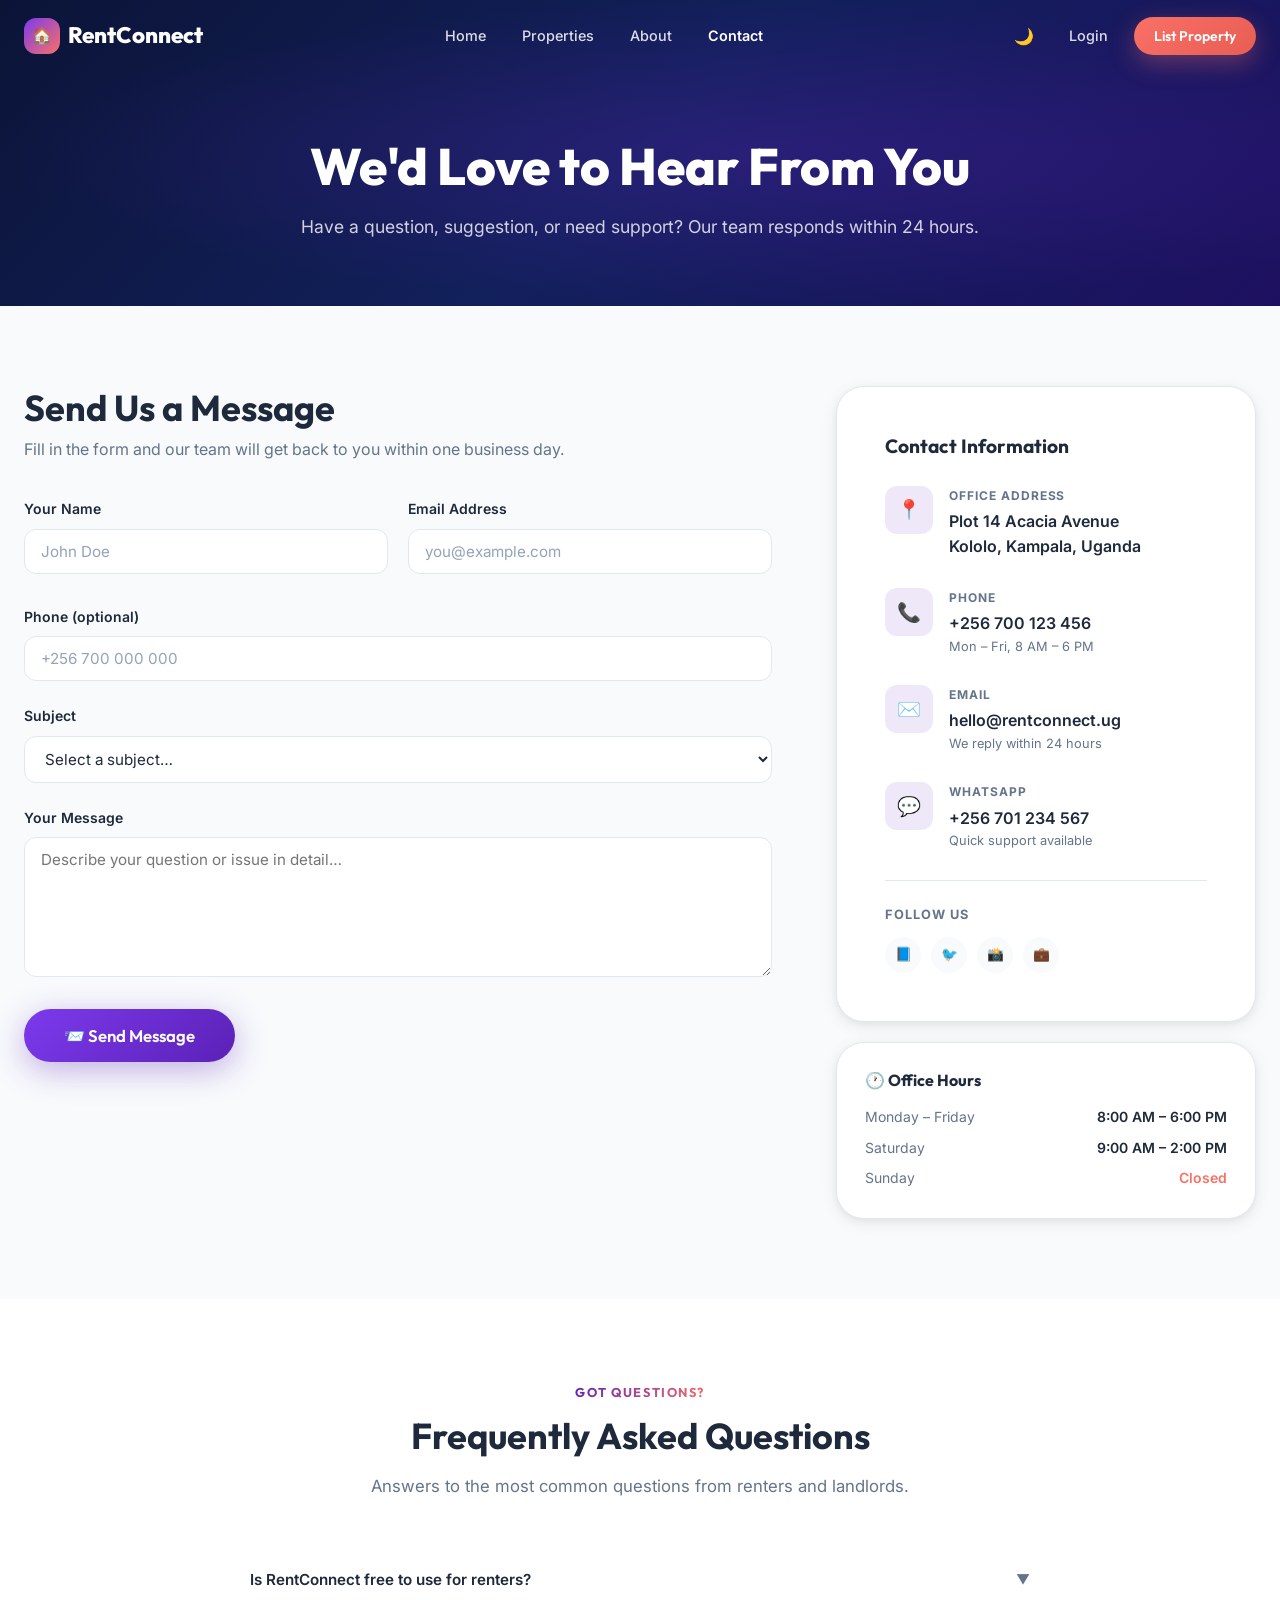
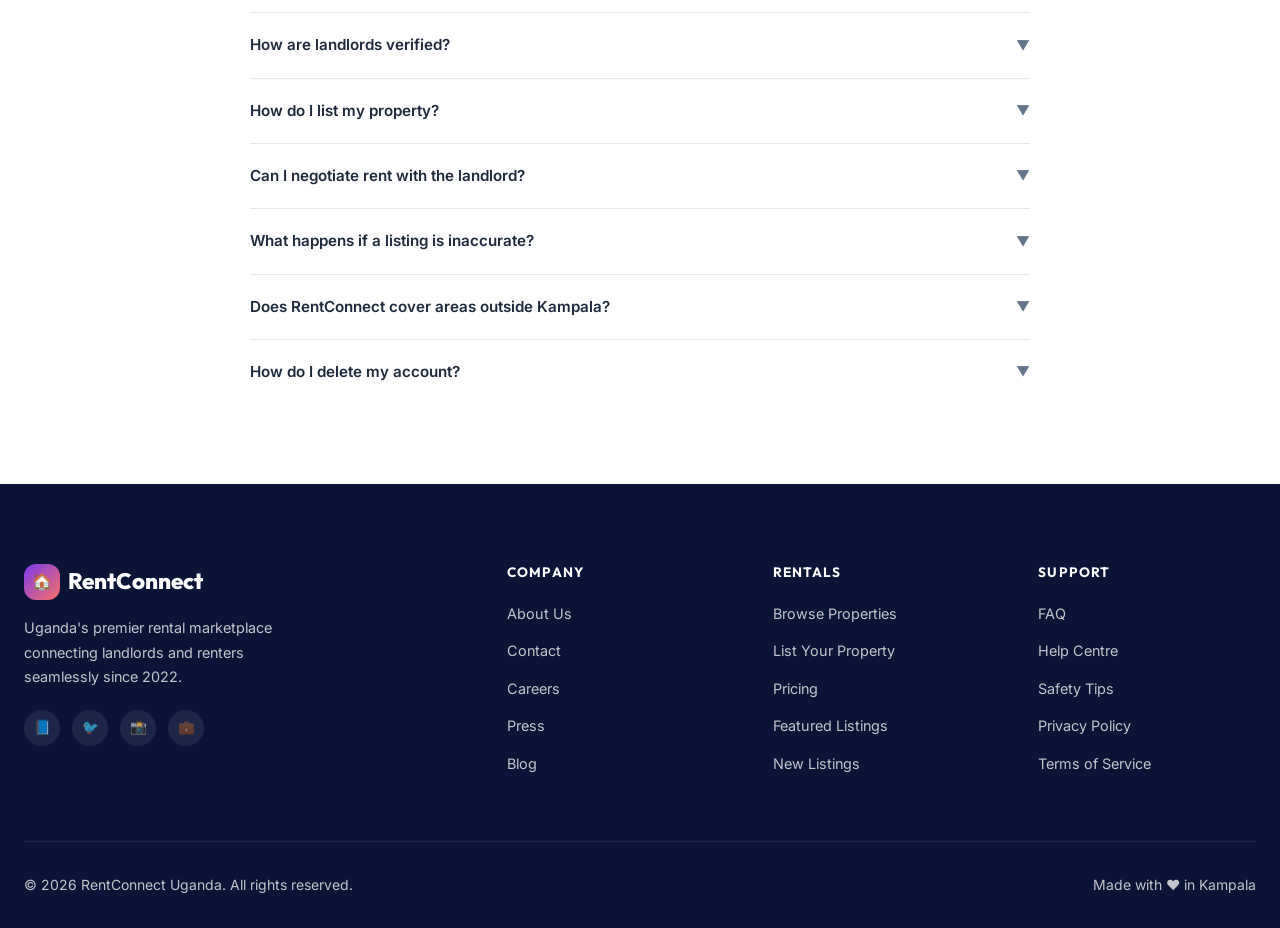
<file: contact.html>
<!DOCTYPE html>
<html lang="en">
<head>
  <meta charset="UTF-8">
  <meta name="viewport" content="width=device-width, initial-scale=1.0">
  <title>Contact Us | RentConnect</title>
  <link rel="stylesheet" href="style.css">
  <link rel="stylesheet" href="animations.css">
  <style>
    .contact-grid { display:grid; grid-template-columns:1fr 420px; gap:64px; align-items:start; }
    .contact-card { background:var(--card-bg); border:1px solid var(--border); border-radius:var(--radius-xl); padding:48px; box-shadow:var(--shadow-md); }
    .contact-info-item { display:flex; gap:16px; align-items:flex-start; margin-bottom:28px; }
    .contact-info-icon { width:48px; height:48px; background:rgba(91,33,182,0.1); border-radius:var(--radius-md); display:flex; align-items:center; justify-content:center; font-size:1.2rem; flex-shrink:0; }
    .contact-info-label { font-size:0.75rem; font-weight:700; text-transform:uppercase; letter-spacing:0.08em; color:var(--text-muted); margin-bottom:4px; }
    .contact-info-value { font-weight:600; color:var(--text); }
    .faq-item { border-bottom:1px solid var(--border); }
    .faq-question { display:flex; justify-content:space-between; align-items:center; padding:20px 0; cursor:pointer; font-weight:600; font-size:0.95rem; }
    .faq-question .faq-icon { transition:transform 0.3s ease; font-size:0.85rem; color:var(--text-muted); }
    .faq-item.open .faq-icon { transform:rotate(180deg); }
    .faq-answer { overflow:hidden; max-height:0; transition:max-height 0.35s ease, padding 0.35s ease; }
    .faq-item.open .faq-answer { max-height:200px; padding-bottom:20px; }
    .faq-answer p { color:var(--text-muted); line-height:1.7; font-size:0.9rem; }
    @media(max-width:900px){ .contact-grid{grid-template-columns:1fr} }
  </style>
</head>
<body>

<div id="page-loader">
  <div class="loader-logo">🏠 RentConnect</div>
  <div class="loader-bar"><div class="loader-progress"></div></div>
</div>

<nav class="navbar" id="navbar">
  <div class="container navbar-inner">
    <a href="index.html" class="logo">
      <div class="logo-icon">🏠</div>
      <span class="logo-text">RentConnect</span>
    </a>
    <div class="nav-links">
      <a href="index.html" class="nav-link">Home</a>
      <a href="properties.html" class="nav-link">Properties</a>
      <a href="about.html" class="nav-link">About</a>
      <a href="contact.html" class="nav-link active">Contact</a>
    </div>
    <div class="nav-cta">
      <button class="theme-toggle">🌙</button>
      <a href="login.html" class="nav-link">Login</a>
      <a href="register.html" class="btn btn-coral btn-sm">List Property</a>
      <button class="hamburger" id="hamburger"><span></span><span></span><span></span></button>
    </div>
  </div>
</nav>
<div class="mobile-nav" id="mobile-nav">
  <a href="index.html" class="nav-link">Home</a>
  <a href="properties.html" class="nav-link">Properties</a>
  <a href="about.html" class="nav-link">About</a>
  <a href="contact.html" class="nav-link active">Contact</a>
  <div class="mobile-nav-cta">
    <a href="login.html" class="btn btn-outline">Login</a>
    <a href="register.html" class="btn btn-coral">List Property</a>
  </div>
</div>

<!-- Hero -->
<section class="page-hero">
  <div class="container" style="position:relative;z-index:1">
    <h1 class="display-lg">We'd Love to Hear From You</h1>
    <p>Have a question, suggestion, or need support? Our team responds within 24 hours.</p>
  </div>
</section>

<!-- Contact Section -->
<section class="section">
  <div class="container">
    <div class="contact-grid">

      <!-- Contact Form -->
      <div class="reveal">
        <h2 class="display-md" style="margin-bottom:8px">Send Us a Message</h2>
        <p style="color:var(--text-muted);margin-bottom:36px">Fill in the form and our team will get back to you within one business day.</p>

        <form id="contact-form" style="display:flex;flex-direction:column;gap:24px" novalidate>
          <div class="form-grid-2" style="display:grid;grid-template-columns:1fr 1fr;gap:20px">
            <div class="form-group">
              <label class="form-label">Your Name</label>
              <input type="text" class="form-input" id="c-name" placeholder="John Doe" required>
              <span class="form-error" id="c-name-error"></span>
            </div>
            <div class="form-group">
              <label class="form-label">Email Address</label>
              <input type="email" class="form-input" id="c-email" placeholder="you@example.com" required>
              <span class="form-error" id="c-email-error"></span>
            </div>
          </div>

          <div class="form-group">
            <label class="form-label">Phone (optional)</label>
            <input type="tel" class="form-input" id="c-phone" placeholder="+256 700 000 000">
          </div>

          <div class="form-group">
            <label class="form-label">Subject</label>
            <select class="form-select" id="c-subject">
              <option value="">Select a subject…</option>
              <option value="general">General Enquiry</option>
              <option value="listing">Listing Issue</option>
              <option value="landlord">Landlord Support</option>
              <option value="renter">Renter Support</option>
              <option value="billing">Billing & Payments</option>
              <option value="report">Report a Problem</option>
              <option value="partnership">Partnership Opportunities</option>
            </select>
          </div>

          <div class="form-group">
            <label class="form-label">Your Message</label>
            <textarea class="form-textarea" id="c-message" rows="6" placeholder="Describe your question or issue in detail…" required style="resize:vertical"></textarea>
            <span class="form-error" id="c-message-error"></span>
          </div>

          <button type="submit" class="btn btn-primary btn-lg" style="align-self:flex-start">
            📨 Send Message
          </button>
        </form>
      </div>

      <!-- Contact Info Sidebar -->
      <div class="reveal reveal-delay-1">
        <div class="contact-card">
          <h3 style="font-family:var(--font-display);font-size:1.2rem;margin-bottom:28px">Contact Information</h3>

          <div class="contact-info-item">
            <div class="contact-info-icon">📍</div>
            <div>
              <div class="contact-info-label">Office Address</div>
              <div class="contact-info-value">Plot 14 Acacia Avenue<br>Kololo, Kampala, Uganda</div>
            </div>
          </div>

          <div class="contact-info-item">
            <div class="contact-info-icon">📞</div>
            <div>
              <div class="contact-info-label">Phone</div>
              <div class="contact-info-value">+256 700 123 456</div>
              <div style="font-size:0.8rem;color:var(--text-muted)">Mon – Fri, 8 AM – 6 PM</div>
            </div>
          </div>

          <div class="contact-info-item">
            <div class="contact-info-icon">✉️</div>
            <div>
              <div class="contact-info-label">Email</div>
              <div class="contact-info-value">hello@rentconnect.ug</div>
              <div style="font-size:0.8rem;color:var(--text-muted)">We reply within 24 hours</div>
            </div>
          </div>

          <div class="contact-info-item" style="margin-bottom:0">
            <div class="contact-info-icon">💬</div>
            <div>
              <div class="contact-info-label">WhatsApp</div>
              <div class="contact-info-value">+256 701 234 567</div>
              <div style="font-size:0.8rem;color:var(--text-muted)">Quick support available</div>
            </div>
          </div>

          <div style="border-top:1px solid var(--border);margin-top:28px;padding-top:24px">
            <div style="font-size:0.8rem;font-weight:700;text-transform:uppercase;letter-spacing:0.08em;color:var(--text-muted);margin-bottom:12px">Follow Us</div>
            <div style="display:flex;gap:10px">
              <a href="#" class="social-icon" style="background:var(--off-white);color:var(--text)">📘</a>
              <a href="#" class="social-icon" style="background:var(--off-white);color:var(--text)">🐦</a>
              <a href="#" class="social-icon" style="background:var(--off-white);color:var(--text)">📸</a>
              <a href="#" class="social-icon" style="background:var(--off-white);color:var(--text)">💼</a>
            </div>
          </div>
        </div>

        <!-- Office hours -->
        <div class="contact-card" style="margin-top:20px;padding:28px">
          <h4 style="font-family:var(--font-display);margin-bottom:16px">🕐 Office Hours</h4>
          <div style="display:flex;flex-direction:column;gap:8px;font-size:0.875rem">
            <div style="display:flex;justify-content:space-between"><span style="color:var(--text-muted)">Monday – Friday</span><span style="font-weight:600">8:00 AM – 6:00 PM</span></div>
            <div style="display:flex;justify-content:space-between"><span style="color:var(--text-muted)">Saturday</span><span style="font-weight:600">9:00 AM – 2:00 PM</span></div>
            <div style="display:flex;justify-content:space-between"><span style="color:var(--text-muted)">Sunday</span><span style="color:var(--coral);font-weight:600">Closed</span></div>
          </div>
        </div>
      </div>
    </div>
  </div>
</section>

<!-- FAQ -->
<section class="section" style="background:var(--card-bg)" id="faq">
  <div class="container">
    <div class="section-header reveal">
      <span class="eyebrow">Got Questions?</span>
      <h2 class="display-md">Frequently Asked Questions</h2>
      <p>Answers to the most common questions from renters and landlords.</p>
    </div>

    <div style="max-width:780px;margin:0 auto" class="reveal">
      <div class="faq-item">
        <div class="faq-question" onclick="toggleFaq(this)">
          Is RentConnect free to use for renters?
          <span class="faq-icon">▼</span>
        </div>
        <div class="faq-answer"><p>Yes! Browsing, searching, saving properties, and contacting landlords is completely free for renters. We never charge commission or viewing fees.</p></div>
      </div>
      <div class="faq-item">
        <div class="faq-question" onclick="toggleFaq(this)">
          How are landlords verified?
          <span class="faq-icon">▼</span>
        </div>
        <div class="faq-answer"><p>Every landlord goes through a verification process that includes national ID confirmation, property ownership document review, and a phone interview. Only verified landlords can list properties on RentConnect.</p></div>
      </div>
      <div class="faq-item">
        <div class="faq-question" onclick="toggleFaq(this)">
          How do I list my property?
          <span class="faq-icon">▼</span>
        </div>
        <div class="faq-answer"><p>Create a landlord account, complete your verification, then use the dashboard to add your property. Listings go live within 24 hours after review. Your first 3 listings are always free.</p></div>
      </div>
      <div class="faq-item">
        <div class="faq-question" onclick="toggleFaq(this)">
          Can I negotiate rent with the landlord?
          <span class="faq-icon">▼</span>
        </div>
        <div class="faq-answer"><p>Absolutely. RentConnect facilitates direct contact between renters and landlords. All negotiations happen directly between you — we don't interfere. Many landlords are open to negotiation, especially for longer lease terms.</p></div>
      </div>
      <div class="faq-item">
        <div class="faq-question" onclick="toggleFaq(this)">
          What happens if a listing is inaccurate?
          <span class="faq-icon">▼</span>
        </div>
        <div class="faq-answer"><p>Use the "Report" button on any listing to flag inaccuracies. Our team investigates within 48 hours. Landlords with repeated inaccurate listings are removed from the platform.</p></div>
      </div>
      <div class="faq-item">
        <div class="faq-question" onclick="toggleFaq(this)">
          Does RentConnect cover areas outside Kampala?
          <span class="faq-icon">▼</span>
        </div>
        <div class="faq-answer"><p>Yes! We currently cover 12 cities including Kampala, Entebbe, Jinja, Gulu, Mbarara, Mbale, Fort Portal, Masaka, Lira, Soroti, Kabale, and Arua. We're expanding monthly.</p></div>
      </div>
      <div class="faq-item" style="border-bottom:none">
        <div class="faq-question" onclick="toggleFaq(this)">
          How do I delete my account?
          <span class="faq-icon">▼</span>
        </div>
        <div class="faq-answer"><p>Go to Dashboard → Settings → scroll to the bottom and click "Delete Account". This permanently removes all your data. You can also email us at hello@rentconnect.ug with a deletion request.</p></div>
      </div>
    </div>
  </div>
</section>

<div id="footer-placeholder"></div>
<div id="toast-container"></div>

<script src="properties.js"></script>
<script src="main.js"></script>
<script src="animations.js"></script>
<script>
document.addEventListener('DOMContentLoaded', () => {
  document.getElementById('footer-placeholder').innerHTML = buildFooter();

  // Contact form
  const form = document.getElementById('contact-form');
  if (form) {
    form.addEventListener('submit', e => {
      e.preventDefault();
      const name    = document.getElementById('c-name').value.trim();
      const email   = document.getElementById('c-email').value.trim();
      const message = document.getElementById('c-message').value.trim();
      let ok = true;

      ['c-name-error','c-email-error','c-message-error'].forEach(id => {
        const el = document.getElementById(id); if (el) el.textContent = '';
      });

      if (!name)    { document.getElementById('c-name-error').textContent = 'Name is required'; ok = false; }
      if (!email || !/^[^\s@]+@[^\s@]+\.[^\s@]+$/.test(email)) {
        document.getElementById('c-email-error').textContent = 'Valid email required'; ok = false;
      }
      if (!message) { document.getElementById('c-message-error').textContent = 'Message is required'; ok = false; }
      if (!ok) return;

      const btn = form.querySelector('button[type="submit"]');
      btn.innerHTML = '<span class="loader" style="width:18px;height:18px;border-width:2px"></span> Sending…';
      btn.disabled = true;

      setTimeout(() => {
        btn.innerHTML = '📨 Send Message';
        btn.disabled = false;
        form.reset();
        showToast('Message sent! We\'ll respond within 24 hours. 🎉', 'success', 6000);
      }, 1500);
    });
  }
});

function toggleFaq(questionEl) {
  const item = questionEl.parentElement;
  const wasOpen = item.classList.contains('open');
  document.querySelectorAll('.faq-item.open').forEach(i => i.classList.remove('open'));
  if (!wasOpen) item.classList.add('open');
}
</script>
</body>
</html>
</file>
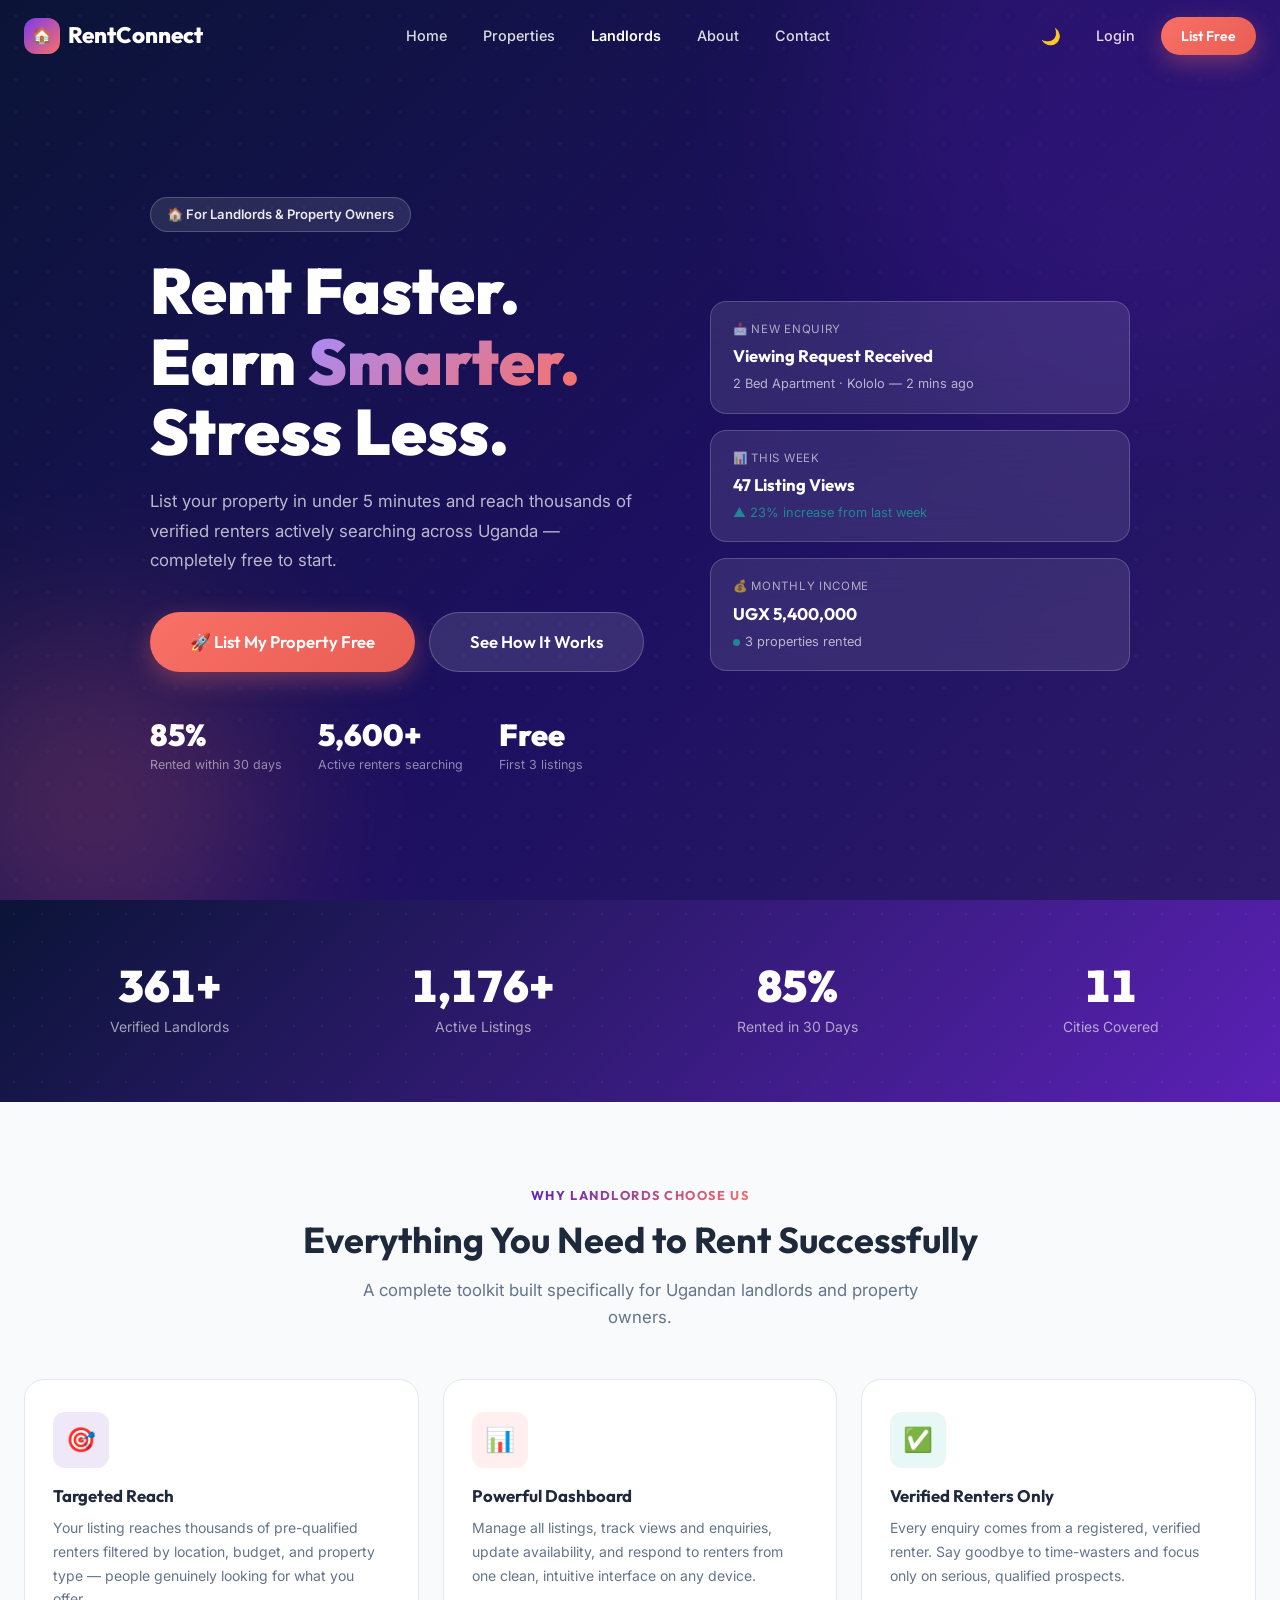
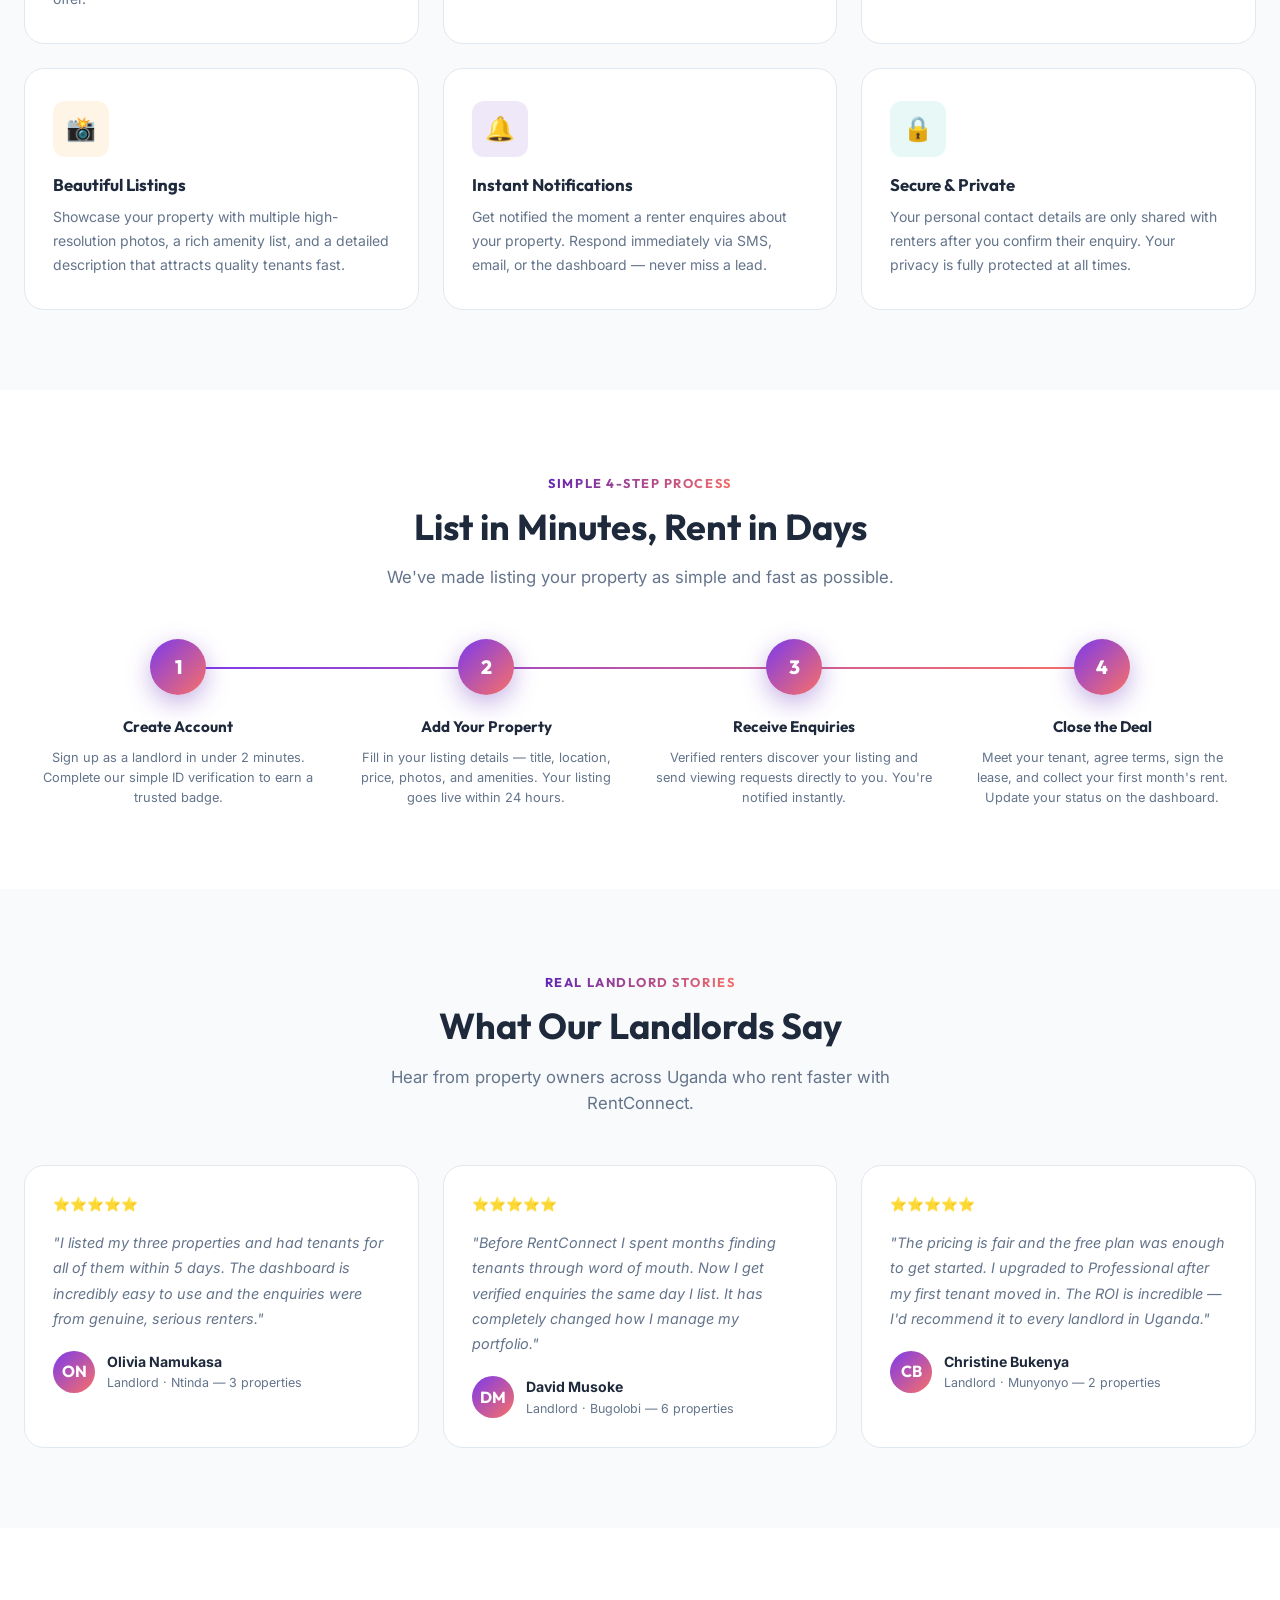
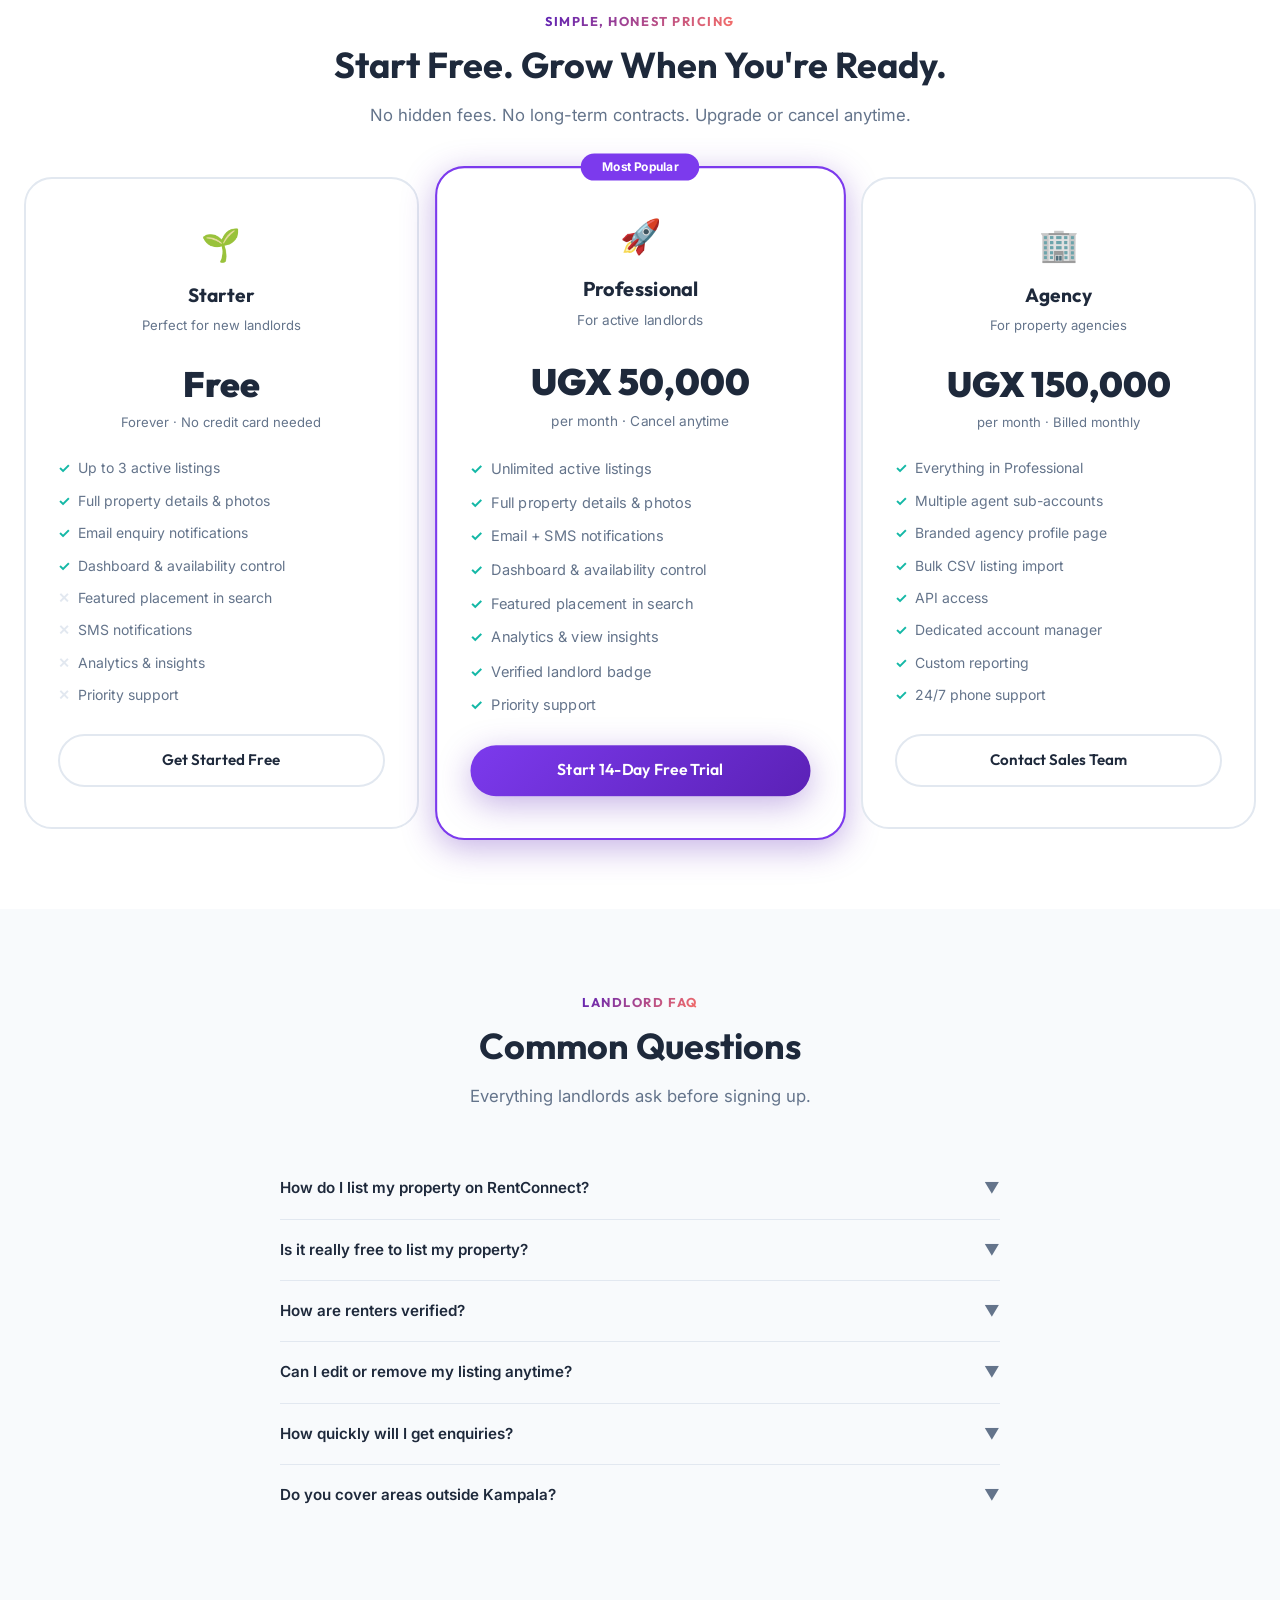
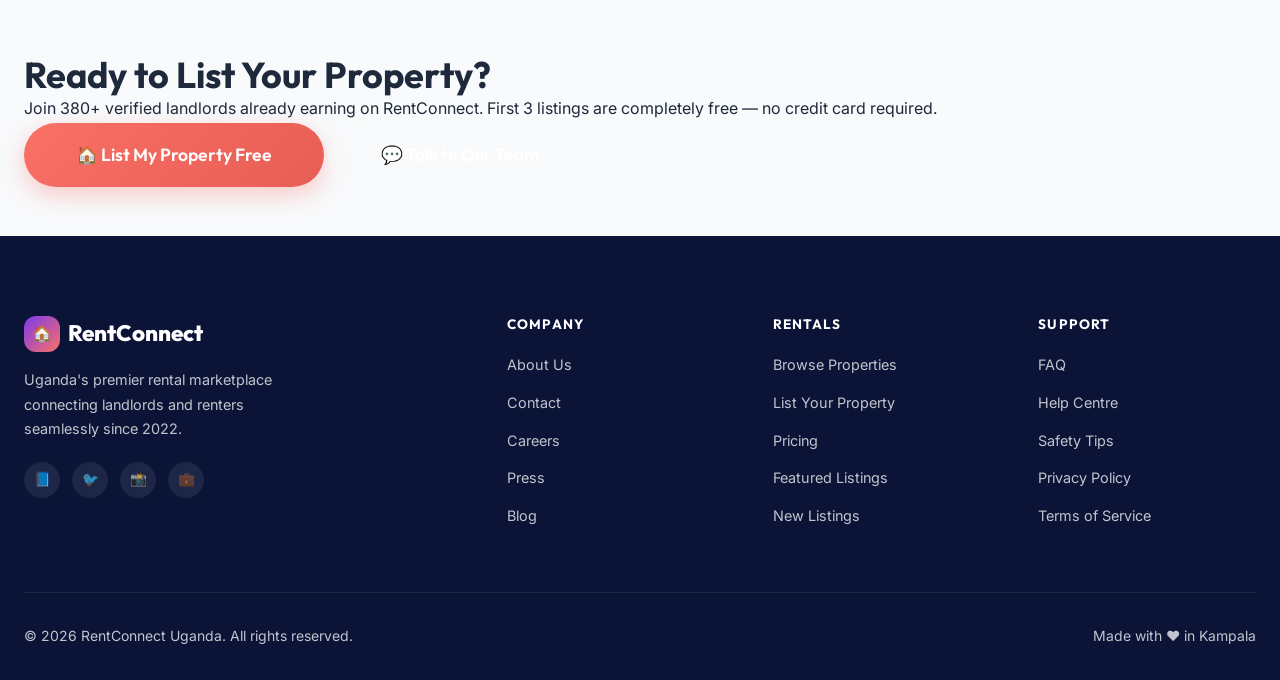
<file: landlords.html>
<!DOCTYPE html>
<html lang="en">
<head>
  <meta charset="UTF-8">
  <meta name="viewport" content="width=device-width, initial-scale=1.0">
  <meta name="description" content="List your rental property on RentConnect and reach thousands of verified renters across Uganda.">
  <title>For Landlords | RentConnect</title>
  <link rel="stylesheet" href="style.css">
  <link rel="stylesheet" href="animations.css">
  <style>
    /* ── Landlord Hero ── */
    .lhero {
      min-height: 100vh;
      background: linear-gradient(135deg, #0B1437 0%, #1D1060 55%, #2D1B69 100%);
      display: flex;
      align-items: center;
      position: relative;
      overflow: hidden;
      padding-top: var(--nav-h);
    }
    .lhero::before {
      content: '';
      position: absolute;
      inset: 0;
      background-image: radial-gradient(circle, rgba(255,255,255,0.05) 1px, transparent 1px);
      background-size: 32px 32px;
      pointer-events: none;
    }
    .lhero-blob {
      position: absolute;
      border-radius: 50%;
      filter: blur(90px);
      opacity: 0.22;
      pointer-events: none;
    }
    .lhero-blob-1 { width:600px; height:600px; background:var(--indigo); top:-200px; right:-150px; }
    .lhero-blob-2 { width:350px; height:350px; background:var(--coral); bottom:-80px; left:-80px; }

    .lhero-inner {
      position: relative;
      z-index: 2;
      display: grid;
      grid-template-columns: 1fr 420px;
      gap: 60px;
      align-items: center;
      width: 100%;
      padding: 80px 0;
    }
    .lhero-tag {
      display: inline-flex;
      align-items: center;
      gap: 8px;
      background: rgba(255,255,255,0.1);
      border: 1px solid rgba(255,255,255,0.2);
      padding: 6px 16px;
      border-radius: 999px;
      font-size: 0.82rem;
      font-weight: 600;
      color: rgba(255,255,255,0.9);
      margin-bottom: 24px;
    }
    .lhero-title {
      font-family: var(--font-display);
      font-size: clamp(2.2rem, 5vw, 4rem);
      font-weight: 900;
      color: white;
      line-height: 1.1;
      margin-bottom: 20px;
    }
    .lhero-title .hl {
      background: linear-gradient(135deg, #A78BFA, #F97066);
      -webkit-background-clip: text;
      -webkit-text-fill-color: transparent;
      background-clip: text;
    }
    .lhero-sub {
      color: rgba(255,255,255,0.7);
      font-size: 1.05rem;
      line-height: 1.75;
      max-width: 500px;
      margin-bottom: 36px;
    }
    .lhero-btns {
      display: flex;
      gap: 14px;
      flex-wrap: wrap;
      margin-bottom: 48px;
    }
    .lhero-kpis {
      display: flex;
      gap: 36px;
      flex-wrap: wrap;
    }
    .lhero-kpi { color: white; }
    .lhero-kpi-val {
      font-family: var(--font-display);
      font-size: 1.9rem;
      font-weight: 900;
      line-height: 1;
    }
    .lhero-kpi-lbl {
      font-size: 0.78rem;
      color: rgba(255,255,255,0.5);
      margin-top: 4px;
    }

    /* Hero floating cards */
    .lhero-cards {
      display: flex;
      flex-direction: column;
      gap: 16px;
    }
    .lhero-card {
      background: rgba(255,255,255,0.1);
      backdrop-filter: blur(20px);
      -webkit-backdrop-filter: blur(20px);
      border: 1px solid rgba(255,255,255,0.18);
      border-radius: 16px;
      padding: 18px 22px;
      color: white;
    }
    .lhero-card:nth-child(1) { animation: cardFloat 4s ease-in-out infinite; }
    .lhero-card:nth-child(2) { animation: cardFloat 4s ease-in-out infinite 1.4s; }
    .lhero-card:nth-child(3) { animation: cardFloat 4s ease-in-out infinite 2.8s; }
    .lhero-card-label { font-size: 0.72rem; opacity: 0.6; margin-bottom: 5px; text-transform: uppercase; letter-spacing: 0.06em; }
    .lhero-card-val   { font-family: var(--font-display); font-size: 1.05rem; font-weight: 700; }
    .lhero-card-sub   { font-size: 0.8rem; opacity: 0.65; margin-top: 4px; }
    .lhero-card-dot   { display: inline-block; width: 7px; height: 7px; border-radius: 50%; margin-right: 5px; }

    /* ── Benefits grid ── */
    .benefits-grid {
      display: grid;
      grid-template-columns: repeat(3, 1fr);
      gap: 24px;
    }
    .benefit-card {
      background: var(--card-bg);
      border: 1px solid var(--border);
      border-radius: var(--radius-lg);
      padding: 32px 28px;
      transition: transform var(--transition-slow), box-shadow var(--transition-slow);
    }
    .benefit-card:hover {
      transform: translateY(-6px);
      box-shadow: var(--shadow-xl);
      border-color: var(--indigo-light);
    }
    .benefit-icon {
      width: 56px; height: 56px;
      border-radius: var(--radius-md);
      display: flex; align-items: center; justify-content: center;
      font-size: 1.5rem;
      margin-bottom: 18px;
    }
    .benefit-card h4 { font-family: var(--font-display); font-size: 1.05rem; margin-bottom: 10px; }
    .benefit-card p  { color: var(--text-muted); font-size: 0.875rem; line-height: 1.7; }

    /* ── Process steps ── */
    .process-steps {
      display: grid;
      grid-template-columns: repeat(4, 1fr);
      gap: 0;
      position: relative;
    }
    .process-steps::before {
      content: '';
      position: absolute;
      top: 28px;
      left: calc(12.5%);
      right: calc(12.5%);
      height: 2px;
      background: linear-gradient(90deg, var(--indigo-mid), var(--coral));
    }
    .process-step {
      display: flex;
      flex-direction: column;
      align-items: center;
      text-align: center;
      padding: 0 16px;
      position: relative;
      z-index: 1;
    }
    .step-circle {
      width: 56px; height: 56px;
      background: linear-gradient(135deg, var(--indigo-mid), var(--coral));
      border-radius: 50%;
      display: flex; align-items: center; justify-content: center;
      color: white;
      font-family: var(--font-display);
      font-size: 1.2rem;
      font-weight: 800;
      margin-bottom: 20px;
      box-shadow: 0 8px 24px rgba(91,33,182,0.35);
    }
    .step-title { font-family: var(--font-display); font-size: 0.95rem; font-weight: 700; margin-bottom: 8px; }
    .step-desc  { font-size: 0.8rem; color: var(--text-muted); line-height: 1.6; }

    /* ── Pricing ── */
    .pricing-grid {
      display: grid;
      grid-template-columns: repeat(3, 1fr);
      gap: 24px;
      align-items: center;
    }
    .pricing-card {
      background: var(--card-bg);
      border: 2px solid var(--border);
      border-radius: var(--radius-xl);
      padding: 40px 32px;
      text-align: center;
      transition: all var(--transition-slow);
      position: relative;
    }
    .pricing-card.featured {
      border-color: var(--indigo-mid);
      box-shadow: var(--shadow-indigo);
      transform: scale(1.04);
    }
    .pricing-card.featured::before {
      content: 'Most Popular';
      position: absolute;
      top: -14px; left: 50%;
      transform: translateX(-50%);
      background: var(--indigo-mid);
      color: white;
      padding: 4px 20px;
      border-radius: 999px;
      font-size: 0.72rem;
      font-weight: 700;
      white-space: nowrap;
    }
    .pricing-card:not(.featured):hover {
      border-color: var(--indigo-mid);
      transform: translateY(-6px);
      box-shadow: var(--shadow-xl);
    }
    .pricing-tier-icon  { font-size: 2rem; margin-bottom: 10px; }
    .pricing-tier-name  { font-family: var(--font-display); font-size: 1.2rem; font-weight: 700; margin-bottom: 4px; }
    .pricing-tier-desc  { font-size: 0.82rem; color: var(--text-muted); margin-bottom: 20px; }
    .pricing-amount     { font-family: var(--font-display); font-size: 2.2rem; font-weight: 900; }
    .pricing-period     { font-size: 0.82rem; color: var(--text-muted); margin-bottom: 24px; }
    .pricing-features   { list-style: none; text-align: left; margin-bottom: 28px; display: flex; flex-direction: column; gap: 10px; }
    .pricing-features li { display: flex; align-items: flex-start; gap: 8px; font-size: 0.875rem; color: var(--text-muted); }
    .pricing-features li .chk  { color: var(--teal); font-weight: 700; flex-shrink: 0; }
    .pricing-features li .nope { color: var(--border); font-weight: 700; flex-shrink: 0; }

    /* ── Testimonials slim ── */
    .landlord-testi-grid {
      display: grid;
      grid-template-columns: repeat(3, 1fr);
      gap: 24px;
    }
    .landlord-testi {
      background: var(--card-bg);
      border: 1px solid var(--border);
      border-radius: var(--radius-lg);
      padding: 28px;
      transition: transform var(--transition-base), box-shadow var(--transition-base);
    }
    .landlord-testi:hover { transform: translateY(-5px); box-shadow: var(--shadow-lg); }
    .landlord-testi-text { font-size: 0.9rem; color: var(--text-muted); line-height: 1.75; margin-bottom: 20px; font-style: italic; }
    .landlord-testi-author { display: flex; align-items: center; gap: 12px; }
    .landlord-testi-avatar {
      width: 42px; height: 42px; border-radius: 50%;
      background: linear-gradient(135deg, var(--indigo-mid), var(--coral));
      display: flex; align-items: center; justify-content: center;
      color: white; font-family: var(--font-display); font-weight: 700;
      flex-shrink: 0;
    }
    .landlord-testi-name { font-weight: 700; font-size: 0.88rem; }
    .landlord-testi-role { font-size: 0.78rem; color: var(--text-muted); }

    /* ── FAQ ── */
    .faq-list { max-width: 720px; margin: 0 auto; }
    .faq-item { border-bottom: 1px solid var(--border); }
    .faq-question {
      display: flex; justify-content: space-between; align-items: center;
      padding: 18px 0; cursor: pointer;
      font-weight: 600; font-size: 0.95rem; gap: 16px;
    }
    .faq-icon { transition: transform 0.3s ease; color: var(--text-muted); flex-shrink: 0; }
    .faq-item.open .faq-icon { transform: rotate(180deg); }
    .faq-answer { overflow: hidden; max-height: 0; transition: max-height 0.35s ease, padding 0.35s ease; }
    .faq-item.open .faq-answer { max-height: 160px; padding-bottom: 18px; }
    .faq-answer p { color: var(--text-muted); line-height: 1.75; font-size: 0.88rem; }

    /* ── Stat band ── */
    .stat-band {
      background: linear-gradient(135deg, var(--navy), var(--indigo));
      padding: 64px 0;
      position: relative;
      overflow: hidden;
    }
    .stat-band::before {
      content: '';
      position: absolute; inset: 0;
      background-image: radial-gradient(circle, rgba(255,255,255,0.04) 1px, transparent 1px);
      background-size: 28px 28px;
    }
    .stat-band-grid {
      display: grid;
      grid-template-columns: repeat(4, 1fr);
      gap: 24px;
      position: relative;
      text-align: center;
    }
    .stat-band-num {
      font-family: var(--font-display);
      font-size: 2.75rem;
      font-weight: 900;
      color: white;
      line-height: 1;
      margin-bottom: 8px;
    }
    .stat-band-lbl { font-size: 0.875rem; color: rgba(255,255,255,0.6); }

    /* ── Responsive ── */
    @media (max-width: 1024px) {
      .lhero-inner      { grid-template-columns: 1fr; gap: 40px; }
      .lhero-cards      { flex-direction: row; flex-wrap: wrap; }
      .lhero-card       { flex: 1 1 180px; }
      .benefits-grid    { grid-template-columns: repeat(2, 1fr); }
      .process-steps    { grid-template-columns: repeat(2, 1fr); gap: 32px; }
      .process-steps::before { display: none; }
      .pricing-grid     { grid-template-columns: 1fr; max-width: 420px; margin: 0 auto; }
      .pricing-card.featured { transform: none; }
      .landlord-testi-grid { grid-template-columns: 1fr; max-width: 500px; margin: 0 auto; }
      .stat-band-grid   { grid-template-columns: repeat(2, 1fr); }
    }
    @media (max-width: 768px) {
      .lhero            { min-height: auto; padding: calc(var(--nav-h) + 32px) 0 48px; }
      .lhero-title      { font-size: 2rem; }
      .lhero-btns       { flex-direction: column; }
      .lhero-btns .btn  { width: 100%; justify-content: center; }
      .lhero-kpis       { gap: 20px; }
      .lhero-cards      { display: none; }
      .benefits-grid    { grid-template-columns: 1fr; }
      .process-steps    { grid-template-columns: 1fr; }
      .stat-band-grid   { grid-template-columns: repeat(2, 1fr); }
    }
    @media (max-width: 480px) {
      .lhero-kpis       { flex-direction: column; gap: 16px; }
      .stat-band-grid   { grid-template-columns: 1fr; }
    }
  </style>
</head>
<body>

<!-- Page Loader -->
<div id="page-loader">
  <div class="loader-logo">🏠 RentConnect</div>
  <div class="loader-bar"><div class="loader-progress"></div></div>
</div>

<!-- ── Navbar ── -->
<nav class="navbar" id="navbar">
  <div class="container navbar-inner">
    <a href="index.html" class="logo">
      <div class="logo-icon">🏠</div>
      <span class="logo-text">RentConnect</span>
    </a>
    <div class="nav-links">
      <a href="index.html" class="nav-link">Home</a>
      <a href="properties.html" class="nav-link">Properties</a>
      <a href="landlords.html" class="nav-link active">Landlords</a>
      <a href="about.html" class="nav-link">About</a>
      <a href="contact.html" class="nav-link">Contact</a>
    </div>
    <div class="nav-cta">
      <button class="theme-toggle" aria-label="Toggle theme">🌙</button>
      <a href="login.html" class="nav-link">Login</a>
      <a href="register.html" class="btn btn-coral btn-sm">List Free</a>
      <button class="hamburger" id="hamburger" aria-label="Open menu">
        <span></span><span></span><span></span>
      </button>
    </div>
  </div>
</nav>

<!-- Mobile Nav -->
<div class="mobile-nav" id="mobile-nav">
  <a href="index.html" class="nav-link">Home</a>
  <a href="properties.html" class="nav-link">Properties</a>
  <a href="landlords.html" class="nav-link active">Landlords</a>
  <a href="about.html" class="nav-link">About</a>
  <a href="contact.html" class="nav-link">Contact</a>
  <div class="mobile-nav-cta">
    <a href="login.html" class="btn btn-outline">Login</a>
    <a href="register.html" class="btn btn-coral">List Property Free</a>
  </div>
</div>

<!-- ═══════════════ HERO ═══════════════ -->
<section class="lhero">
  <div class="lhero-blob lhero-blob-1"></div>
  <div class="lhero-blob lhero-blob-2"></div>

  <div class="container">
    <div class="lhero-inner">

      <!-- Left: copy -->
      <div>
        <div class="lhero-tag hero-animate-1">
          🏠 For Landlords &amp; Property Owners
        </div>
        <h1 class="lhero-title hero-animate-2">
          Rent Faster.<br>
          Earn <span class="hl">Smarter.</span><br>
          Stress Less.
        </h1>
        <p class="lhero-sub hero-animate-3">
          List your property in under 5 minutes and reach thousands of verified renters actively searching across Uganda — completely free to start.
        </p>
        <div class="lhero-btns hero-animate-4">
          <a href="register.html" class="btn btn-coral btn-lg">🚀 List My Property Free</a>
          <a href="#how-it-works" class="btn btn-ghost btn-lg">See How It Works</a>
        </div>
        <div class="lhero-kpis hero-animate-5">
          <div class="lhero-kpi">
            <div class="lhero-kpi-val">85%</div>
            <div class="lhero-kpi-lbl">Rented within 30 days</div>
          </div>
          <div class="lhero-kpi">
            <div class="lhero-kpi-val">5,600+</div>
            <div class="lhero-kpi-lbl">Active renters searching</div>
          </div>
          <div class="lhero-kpi">
            <div class="lhero-kpi-val">Free</div>
            <div class="lhero-kpi-lbl">First 3 listings</div>
          </div>
        </div>
      </div>

      <!-- Right: floating info cards -->
      <div class="lhero-cards">
        <div class="lhero-card">
          <div class="lhero-card-label">📩 New Enquiry</div>
          <div class="lhero-card-val">Viewing Request Received</div>
          <div class="lhero-card-sub">2 Bed Apartment · Kololo — 2 mins ago</div>
        </div>
        <div class="lhero-card">
          <div class="lhero-card-label">📊 This Week</div>
          <div class="lhero-card-val">47 Listing Views</div>
          <div class="lhero-card-sub" style="color:var(--teal)">▲ 23% increase from last week</div>
        </div>
        <div class="lhero-card">
          <div class="lhero-card-label">💰 Monthly Income</div>
          <div class="lhero-card-val">UGX 5,400,000</div>
          <div class="lhero-card-sub">
            <span class="lhero-card-dot" style="background:var(--teal)"></span>3 properties rented
          </div>
        </div>
      </div>

    </div>
  </div>
</section>

<!-- ═══════════════ STAT BAND ═══════════════ -->
<div class="stat-band">
  <div class="container">
    <div class="stat-band-grid">
      <div class="reveal">
        <div class="stat-band-num counter" data-counter="380" data-suffix="+">0</div>
        <div class="stat-band-lbl">Verified Landlords</div>
      </div>
      <div class="reveal reveal-delay-1">
        <div class="stat-band-num counter" data-counter="1240" data-suffix="+">0</div>
        <div class="stat-band-lbl">Active Listings</div>
      </div>
      <div class="reveal reveal-delay-2">
        <div class="stat-band-num">85%</div>
        <div class="stat-band-lbl">Rented in 30 Days</div>
      </div>
      <div class="reveal reveal-delay-3">
        <div class="stat-band-num counter" data-counter="12">0</div>
        <div class="stat-band-lbl">Cities Covered</div>
      </div>
    </div>
  </div>
</div>

<!-- ═══════════════ BENEFITS ═══════════════ -->
<section class="section">
  <div class="container">
    <div class="section-header reveal">
      <span class="eyebrow">Why Landlords Choose Us</span>
      <h2 class="display-md">Everything You Need to Rent Successfully</h2>
      <p>A complete toolkit built specifically for Ugandan landlords and property owners.</p>
    </div>
    <div class="benefits-grid stagger-group">

      <div class="benefit-card reveal">
        <div class="benefit-icon" style="background:rgba(91,33,182,0.1)">🎯</div>
        <h4>Targeted Reach</h4>
        <p>Your listing reaches thousands of pre-qualified renters filtered by location, budget, and property type — people genuinely looking for what you offer.</p>
      </div>

      <div class="benefit-card reveal reveal-delay-1">
        <div class="benefit-icon" style="background:rgba(249,112,102,0.1)">📊</div>
        <h4>Powerful Dashboard</h4>
        <p>Manage all listings, track views and enquiries, update availability, and respond to renters from one clean, intuitive interface on any device.</p>
      </div>

      <div class="benefit-card reveal reveal-delay-2">
        <div class="benefit-icon" style="background:rgba(20,184,166,0.1)">✅</div>
        <h4>Verified Renters Only</h4>
        <p>Every enquiry comes from a registered, verified renter. Say goodbye to time-wasters and focus only on serious, qualified prospects.</p>
      </div>

      <div class="benefit-card reveal reveal-delay-3">
        <div class="benefit-icon" style="background:rgba(245,158,11,0.1)">📸</div>
        <h4>Beautiful Listings</h4>
        <p>Showcase your property with multiple high-resolution photos, a rich amenity list, and a detailed description that attracts quality tenants fast.</p>
      </div>

      <div class="benefit-card reveal reveal-delay-4">
        <div class="benefit-icon" style="background:rgba(91,33,182,0.1)">🔔</div>
        <h4>Instant Notifications</h4>
        <p>Get notified the moment a renter enquires about your property. Respond immediately via SMS, email, or the dashboard — never miss a lead.</p>
      </div>

      <div class="benefit-card reveal reveal-delay-4">
        <div class="benefit-icon" style="background:rgba(20,184,166,0.1)">🔒</div>
        <h4>Secure & Private</h4>
        <p>Your personal contact details are only shared with renters after you confirm their enquiry. Your privacy is fully protected at all times.</p>
      </div>

    </div>
  </div>
</section>

<!-- ═══════════════ HOW IT WORKS ═══════════════ -->
<section class="section" style="background:var(--card-bg)" id="how-it-works">
  <div class="container">
    <div class="section-header reveal">
      <span class="eyebrow">Simple 4-Step Process</span>
      <h2 class="display-md">List in Minutes, Rent in Days</h2>
      <p>We've made listing your property as simple and fast as possible.</p>
    </div>
    <div class="process-steps stagger-group">
      <div class="process-step reveal">
        <div class="step-circle">1</div>
        <div class="step-title">Create Account</div>
        <div class="step-desc">Sign up as a landlord in under 2 minutes. Complete our simple ID verification to earn a trusted badge.</div>
      </div>
      <div class="process-step reveal reveal-delay-1">
        <div class="step-circle">2</div>
        <div class="step-title">Add Your Property</div>
        <div class="step-desc">Fill in your listing details — title, location, price, photos, and amenities. Your listing goes live within 24 hours.</div>
      </div>
      <div class="process-step reveal reveal-delay-2">
        <div class="step-circle">3</div>
        <div class="step-title">Receive Enquiries</div>
        <div class="step-desc">Verified renters discover your listing and send viewing requests directly to you. You're notified instantly.</div>
      </div>
      <div class="process-step reveal reveal-delay-3">
        <div class="step-circle">4</div>
        <div class="step-title">Close the Deal</div>
        <div class="step-desc">Meet your tenant, agree terms, sign the lease, and collect your first month's rent. Update your status on the dashboard.</div>
      </div>
    </div>
  </div>
</section>

<!-- ═══════════════ TESTIMONIALS ═══════════════ -->
<section class="section">
  <div class="container">
    <div class="section-header reveal">
      <span class="eyebrow">Real Landlord Stories</span>
      <h2 class="display-md">What Our Landlords Say</h2>
      <p>Hear from property owners across Uganda who rent faster with RentConnect.</p>
    </div>
    <div class="landlord-testi-grid stagger-group">

      <div class="landlord-testi reveal">
        <div class="stars" style="margin-bottom:14px">⭐⭐⭐⭐⭐</div>
        <p class="landlord-testi-text">"I listed my three properties and had tenants for all of them within 5 days. The dashboard is incredibly easy to use and the enquiries were from genuine, serious renters."</p>
        <div class="landlord-testi-author">
          <div class="landlord-testi-avatar">ON</div>
          <div>
            <div class="landlord-testi-name">Olivia Namukasa</div>
            <div class="landlord-testi-role">Landlord · Ntinda — 3 properties</div>
          </div>
        </div>
      </div>

      <div class="landlord-testi reveal reveal-delay-1">
        <div class="stars" style="margin-bottom:14px">⭐⭐⭐⭐⭐</div>
        <p class="landlord-testi-text">"Before RentConnect I spent months finding tenants through word of mouth. Now I get verified enquiries the same day I list. It has completely changed how I manage my portfolio."</p>
        <div class="landlord-testi-author">
          <div class="landlord-testi-avatar">DM</div>
          <div>
            <div class="landlord-testi-name">David Musoke</div>
            <div class="landlord-testi-role">Landlord · Bugolobi — 6 properties</div>
          </div>
        </div>
      </div>

      <div class="landlord-testi reveal reveal-delay-2">
        <div class="stars" style="margin-bottom:14px">⭐⭐⭐⭐⭐</div>
        <p class="landlord-testi-text">"The pricing is fair and the free plan was enough to get started. I upgraded to Professional after my first tenant moved in. The ROI is incredible — I'd recommend it to every landlord in Uganda."</p>
        <div class="landlord-testi-author">
          <div class="landlord-testi-avatar">CB</div>
          <div>
            <div class="landlord-testi-name">Christine Bukenya</div>
            <div class="landlord-testi-role">Landlord · Munyonyo — 2 properties</div>
          </div>
        </div>
      </div>

    </div>
  </div>
</section>

<!-- ═══════════════ PRICING ═══════════════ -->
<section class="section" style="background:var(--card-bg)">
  <div class="container">
    <div class="section-header reveal">
      <span class="eyebrow">Simple, Honest Pricing</span>
      <h2 class="display-md">Start Free. Grow When You're Ready.</h2>
      <p>No hidden fees. No long-term contracts. Upgrade or cancel anytime.</p>
    </div>
    <div class="pricing-grid stagger-group">

      <!-- Starter -->
      <div class="pricing-card reveal">
        <div class="pricing-tier-icon">🌱</div>
        <div class="pricing-tier-name">Starter</div>
        <div class="pricing-tier-desc">Perfect for new landlords</div>
        <div class="pricing-amount">Free</div>
        <div class="pricing-period">Forever · No credit card needed</div>
        <ul class="pricing-features">
          <li><span class="chk">✓</span> Up to 3 active listings</li>
          <li><span class="chk">✓</span> Full property details &amp; photos</li>
          <li><span class="chk">✓</span> Email enquiry notifications</li>
          <li><span class="chk">✓</span> Dashboard &amp; availability control</li>
          <li><span class="nope">✕</span> Featured placement in search</li>
          <li><span class="nope">✕</span> SMS notifications</li>
          <li><span class="nope">✕</span> Analytics &amp; insights</li>
          <li><span class="nope">✕</span> Priority support</li>
        </ul>
        <a href="register.html" class="btn btn-outline" style="width:100%;justify-content:center">Get Started Free</a>
      </div>

      <!-- Professional (featured) -->
      <div class="pricing-card featured reveal reveal-delay-1">
        <div class="pricing-tier-icon">🚀</div>
        <div class="pricing-tier-name">Professional</div>
        <div class="pricing-tier-desc">For active landlords</div>
        <div class="pricing-amount">UGX 50,000</div>
        <div class="pricing-period">per month · Cancel anytime</div>
        <ul class="pricing-features">
          <li><span class="chk">✓</span> Unlimited active listings</li>
          <li><span class="chk">✓</span> Full property details &amp; photos</li>
          <li><span class="chk">✓</span> Email + SMS notifications</li>
          <li><span class="chk">✓</span> Dashboard &amp; availability control</li>
          <li><span class="chk">✓</span> Featured placement in search</li>
          <li><span class="chk">✓</span> Analytics &amp; view insights</li>
          <li><span class="chk">✓</span> Verified landlord badge</li>
          <li><span class="chk">✓</span> Priority support</li>
        </ul>
        <a href="register.html" class="btn btn-primary" style="width:100%;justify-content:center">Start 14-Day Free Trial</a>
      </div>

      <!-- Agency -->
      <div class="pricing-card reveal reveal-delay-2">
        <div class="pricing-tier-icon">🏢</div>
        <div class="pricing-tier-name">Agency</div>
        <div class="pricing-tier-desc">For property agencies</div>
        <div class="pricing-amount">UGX 150,000</div>
        <div class="pricing-period">per month · Billed monthly</div>
        <ul class="pricing-features">
          <li><span class="chk">✓</span> Everything in Professional</li>
          <li><span class="chk">✓</span> Multiple agent sub-accounts</li>
          <li><span class="chk">✓</span> Branded agency profile page</li>
          <li><span class="chk">✓</span> Bulk CSV listing import</li>
          <li><span class="chk">✓</span> API access</li>
          <li><span class="chk">✓</span> Dedicated account manager</li>
          <li><span class="chk">✓</span> Custom reporting</li>
          <li><span class="chk">✓</span> 24/7 phone support</li>
        </ul>
        <a href="contact.html" class="btn btn-outline" style="width:100%;justify-content:center">Contact Sales Team</a>
      </div>

    </div>
  </div>
</section>

<!-- ═══════════════ FAQ ═══════════════ -->
<section class="section">
  <div class="container">
    <div class="section-header reveal">
      <span class="eyebrow">Landlord FAQ</span>
      <h2 class="display-md">Common Questions</h2>
      <p>Everything landlords ask before signing up.</p>
    </div>
    <div class="faq-list reveal">

      <div class="faq-item">
        <div class="faq-question" onclick="toggleFaq(this)">
          How do I list my property on RentConnect?
          <span class="faq-icon">▼</span>
        </div>
        <div class="faq-answer"><p>Create a landlord account, complete your quick verification, then click "Add Property" in your dashboard. Fill in the details, upload photos, and your listing goes live within 24 hours after our team reviews it.</p></div>
      </div>

      <div class="faq-item">
        <div class="faq-question" onclick="toggleFaq(this)">
          Is it really free to list my property?
          <span class="faq-icon">▼</span>
        </div>
        <div class="faq-answer"><p>Yes. Your first 3 listings are always completely free with no time limit. We don't charge commission on successful rentals either. Paid plans unlock unlimited listings and additional features like featured placement and analytics.</p></div>
      </div>

      <div class="faq-item">
        <div class="faq-question" onclick="toggleFaq(this)">
          How are renters verified?
          <span class="faq-icon">▼</span>
        </div>
        <div class="faq-answer"><p>All renters must register with a valid email and phone number. We verify phone numbers via OTP. Renters with suspicious behaviour are flagged and removed. You can also rate and review renters after a successful rental.</p></div>
      </div>

      <div class="faq-item">
        <div class="faq-question" onclick="toggleFaq(this)">
          Can I edit or remove my listing anytime?
          <span class="faq-icon">▼</span>
        </div>
        <div class="faq-answer"><p>Absolutely. From your dashboard you can edit listing details, change the price, update photos, toggle availability between "Available" and "Rented", or permanently delete a listing — all in seconds.</p></div>
      </div>

      <div class="faq-item">
        <div class="faq-question" onclick="toggleFaq(this)">
          How quickly will I get enquiries?
          <span class="faq-icon">▼</span>
        </div>
        <div class="faq-answer"><p>Most listings receive their first enquiry within 48 hours of going live. Properties with high-quality photos and competitive pricing typically receive enquiries within the first few hours. 85% of our listings are rented within 30 days.</p></div>
      </div>

      <div class="faq-item" style="border-bottom:none">
        <div class="faq-question" onclick="toggleFaq(this)">
          Do you cover areas outside Kampala?
          <span class="faq-icon">▼</span>
        </div>
        <div class="faq-answer"><p>Yes! We cover 12 cities including Kampala, Entebbe, Jinja, Gulu, Mbarara, Mbale, Fort Portal, Masaka, Lira, Soroti, Kabale, and Arua — with more cities launching every quarter.</p></div>
      </div>

    </div>
  </div>
</section>

<!-- ═══════════════ FINAL CTA ═══════════════ -->
<section class="section-sm">
  <div class="container">
    <div class="cta-section reveal" style="margin:0">
      <h2 class="display-md">Ready to List Your Property?</h2>
      <p>Join 380+ verified landlords already earning on RentConnect. First 3 listings are completely free — no credit card required.</p>
      <div class="cta-btns">
        <a href="register.html" class="btn btn-coral btn-xl">🏠 List My Property Free</a>
        <a href="contact.html" class="btn btn-ghost btn-xl">💬 Talk to Our Team</a>
      </div>
    </div>
  </div>
</section>

<!-- Footer -->
<div id="footer-placeholder"></div>
<div id="toast-container"></div>

<script src="properties.js"></script>
<script src="main.js"></script>
<script src="animations.js"></script>
<script>
  document.addEventListener('DOMContentLoaded', () => {
    document.getElementById('footer-placeholder').innerHTML = buildFooter();
  });

  function toggleFaq(questionEl) {
    const item = questionEl.parentElement;
    const wasOpen = item.classList.contains('open');
    document.querySelectorAll('.faq-item.open').forEach(i => i.classList.remove('open'));
    if (!wasOpen) item.classList.add('open');
  }
</script>
</body>
</html>
</file>
<file: style.css>
/* =============================================
   RentConnect — Global Styles
   Design System: Navy + Indigo + Coral
   ============================================= */

/* Google Fonts */
@import url('https://fonts.googleapis.com/css2?family=Outfit:wght@300;400;500;600;700;800;900&family=Inter:wght@300;400;500;600&display=swap');

/* ── CSS Custom Properties ── */
:root {
  /* Palette */
  --navy:       #0B1437;
  --navy-light: #12205C;
  --indigo:     #5B21B6;
  --indigo-mid: #7C3AED;
  --indigo-light: #8B5CF6;
  --coral:      #F97066;
  --coral-dark: #E85D54;
  --teal:       #14B8A6;
  --slate:      #64748B;
  --slate-light:#94A3B8;
  --white:      #FFFFFF;
  --off-white:  #F8FAFC;
  --card-bg:    #FFFFFF;
  --border:     #E2E8F0;
  --text:       #1E293B;
  --text-muted: #64748B;

  /* Glass */
  --glass-bg:     rgba(255,255,255,0.08);
  --glass-border: rgba(255,255,255,0.15);
  --glass-shadow: 0 8px 32px rgba(0,0,0,0.3);

  /* Shadows */
  --shadow-sm:  0 1px 3px rgba(0,0,0,0.08), 0 1px 2px rgba(0,0,0,0.04);
  --shadow-md:  0 4px 16px rgba(0,0,0,0.08), 0 2px 6px rgba(0,0,0,0.04);
  --shadow-lg:  0 16px 48px rgba(0,0,0,0.12), 0 4px 16px rgba(0,0,0,0.06);
  --shadow-xl:  0 24px 64px rgba(0,0,0,0.16);
  --shadow-indigo: 0 8px 32px rgba(91,33,182,0.35);
  --shadow-coral:  0 8px 24px rgba(249,112,102,0.35);

  /* Typography */
  --font-display: 'Outfit', sans-serif;
  --font-body:    'Inter', sans-serif;

  /* Spacing scale */
  --space-1:  4px;
  --space-2:  8px;
  --space-3:  12px;
  --space-4:  16px;
  --space-5:  20px;
  --space-6:  24px;
  --space-8:  32px;
  --space-10: 40px;
  --space-12: 48px;
  --space-16: 64px;
  --space-20: 80px;
  --space-24: 96px;

  /* Border radius */
  --radius-sm:  6px;
  --radius-md:  12px;
  --radius-lg:  20px;
  --radius-xl:  28px;
  --radius-full: 9999px;

  /* Transitions */
  --transition-fast: 150ms ease;
  --transition-base: 250ms ease;
  --transition-slow: 400ms cubic-bezier(0.4, 0, 0.2, 1);

  /* Nav height */
  --nav-h: 72px;
}

/* Dark mode */
[data-theme="dark"] {
  --off-white:  #0F172A;
  --card-bg:    #1E293B;
  --border:     #334155;
  --text:       #F1F5F9;
  --text-muted: #94A3B8;
  --shadow-md:  0 4px 16px rgba(0,0,0,0.4), 0 2px 6px rgba(0,0,0,0.2);
  --shadow-lg:  0 16px 48px rgba(0,0,0,0.5), 0 4px 16px rgba(0,0,0,0.3);
}

/* ── Reset ── */
*, *::before, *::after { box-sizing: border-box; margin: 0; padding: 0; }

html {
  font-size: 16px;
  scroll-behavior: smooth;
  -webkit-text-size-adjust: 100%;
}

body {
  font-family: var(--font-body);
  color: var(--text);
  background: var(--off-white);
  line-height: 1.6;
  overflow-x: hidden;
  transition: background var(--transition-base), color var(--transition-base);
}

img { max-width: 100%; height: auto; display: block; }
a  { color: inherit; text-decoration: none; }
ul, ol { list-style: none; }
button { cursor: pointer; border: none; background: none; font-family: var(--font-body); }
input, textarea, select { font-family: var(--font-body); }

/* ── Typography ── */
h1,h2,h3,h4,h5,h6 { font-family: var(--font-display); font-weight: 700; line-height: 1.2; }

.display-xl { font-size: clamp(2.5rem, 6vw, 4.5rem); font-weight: 900; }
.display-lg { font-size: clamp(2rem, 4vw, 3.25rem); font-weight: 800; }
.display-md { font-size: clamp(1.5rem, 3vw, 2.25rem); font-weight: 700; }
.heading-lg  { font-size: clamp(1.25rem, 2.5vw, 1.75rem); font-weight: 700; }
.heading-md  { font-size: 1.25rem; font-weight: 600; }
.body-lg     { font-size: 1.125rem; }
.body-sm     { font-size: 0.875rem; }
.label       { font-size: 0.75rem; font-weight: 600; letter-spacing: 0.08em; text-transform: uppercase; }

/* ── Layout ── */
.container    { max-width: 1280px; margin: 0 auto; padding: 0 var(--space-6); }
.container-sm { max-width: 900px;  margin: 0 auto; padding: 0 var(--space-6); }

.section { padding: var(--space-20) 0; }
.section-sm { padding: var(--space-12) 0; }

.grid-2 { display: grid; grid-template-columns: repeat(2, 1fr); gap: var(--space-6); }
.grid-3 { display: grid; grid-template-columns: repeat(3, 1fr); gap: var(--space-6); }
.grid-4 { display: grid; grid-template-columns: repeat(4, 1fr); gap: var(--space-6); }

.flex     { display: flex; }
.flex-col { display: flex; flex-direction: column; }
.items-center { align-items: center; }
.justify-between { justify-content: space-between; }
.gap-2 { gap: var(--space-2); }
.gap-4 { gap: var(--space-4); }
.gap-6 { gap: var(--space-6); }

/* ── Section Header ── */
.section-header { text-align: center; margin-bottom: var(--space-12); }
.section-header .eyebrow {
  display: inline-block;
  background: linear-gradient(135deg, var(--indigo), var(--coral));
  -webkit-background-clip: text;
  -webkit-text-fill-color: transparent;
  background-clip: text;
  font-family: var(--font-display);
  font-weight: 700;
  font-size: 0.8rem;
  letter-spacing: 0.12em;
  text-transform: uppercase;
  margin-bottom: var(--space-3);
}
.section-header h2 { color: var(--text); margin-bottom: var(--space-4); }
.section-header p  { color: var(--text-muted); max-width: 560px; margin: 0 auto; font-size: 1.05rem; }

/* ── Buttons ── */
.btn {
  display: inline-flex;
  align-items: center;
  gap: var(--space-2);
  padding: 12px 28px;
  border-radius: var(--radius-full);
  font-family: var(--font-display);
  font-weight: 600;
  font-size: 0.95rem;
  transition: all var(--transition-base);
  position: relative;
  overflow: hidden;
  white-space: nowrap;
}

.btn-primary {
  background: linear-gradient(135deg, var(--indigo-mid), var(--indigo));
  color: var(--white);
  box-shadow: var(--shadow-indigo);
}
.btn-primary:hover {
  transform: translateY(-2px);
  box-shadow: 0 12px 40px rgba(91,33,182,0.45);
}

.btn-coral {
  background: linear-gradient(135deg, var(--coral), var(--coral-dark));
  color: var(--white);
  box-shadow: var(--shadow-coral);
}
.btn-coral:hover {
  transform: translateY(-2px);
  box-shadow: 0 12px 40px rgba(249,112,102,0.45);
}

.btn-outline {
  background: transparent;
  border: 2px solid var(--border);
  color: var(--text);
}
.btn-outline:hover {
  border-color: var(--indigo-light);
  color: var(--indigo-mid);
  transform: translateY(-2px);
}

.btn-ghost {
  background: rgba(255,255,255,0.12);
  color: var(--white);
  border: 1px solid rgba(255,255,255,0.2);
  backdrop-filter: blur(8px);
}
.btn-ghost:hover {
  background: rgba(255,255,255,0.2);
  transform: translateY(-2px);
}

.btn-sm  { padding: 8px 20px; font-size: 0.875rem; }
.btn-lg  { padding: 16px 40px; font-size: 1.05rem; }
.btn-xl  { padding: 18px 52px; font-size: 1.1rem; }

/* Ripple effect */
.btn .ripple {
  position: absolute;
  border-radius: 50%;
  background: rgba(255,255,255,0.25);
  transform: scale(0);
  animation: rippleAnim 0.6s linear;
  pointer-events: none;
}
@keyframes rippleAnim {
  to { transform: scale(4); opacity: 0; }
}

/* ── Cards ── */
.card {
  background: var(--card-bg);
  border-radius: var(--radius-lg);
  box-shadow: var(--shadow-md);
  border: 1px solid var(--border);
  overflow: hidden;
  transition: transform var(--transition-base), box-shadow var(--transition-base);
}
.card:hover {
  transform: translateY(-6px);
  box-shadow: var(--shadow-xl);
}

/* ── Form Elements ── */
.form-group { display: flex; flex-direction: column; gap: var(--space-2); }
.form-label { font-size: 0.875rem; font-weight: 600; color: var(--text); }
.form-input, .form-select, .form-textarea {
  width: 100%;
  padding: 12px 16px;
  border: 1.5px solid var(--border);
  border-radius: var(--radius-md);
  font-size: 0.95rem;
  font-family: var(--font-body);
  color: var(--text);
  background: var(--card-bg);
  transition: border-color var(--transition-fast), box-shadow var(--transition-fast);
  outline: none;
}
.form-input:focus, .form-select:focus, .form-textarea:focus {
  border-color: var(--indigo-light);
  box-shadow: 0 0 0 3px rgba(139,92,246,0.15);
}
.form-input::placeholder { color: var(--slate-light); }
.form-error { font-size: 0.8rem; color: var(--coral); }
.form-hint  { font-size: 0.8rem; color: var(--text-muted); }

/* ── Navbar ── */
.navbar {
  position: fixed;
  top: 0;
  left: 0;
  right: 0;
  height: var(--nav-h);
  z-index: 1000;
  transition: background var(--transition-slow), box-shadow var(--transition-slow);
}
.navbar.scrolled {
  background: rgba(255,255,255,0.95);
  backdrop-filter: blur(20px);
  -webkit-backdrop-filter: blur(20px);
  box-shadow: 0 2px 24px rgba(0,0,0,0.08);
}
[data-theme="dark"] .navbar.scrolled {
  background: rgba(15,23,42,0.95);
}
.navbar-inner {
  display: flex;
  align-items: center;
  justify-content: space-between;
  height: 100%;
}
.logo {
  font-family: var(--font-display);
  font-weight: 800;
  font-size: 1.4rem;
  display: flex;
  align-items: center;
  gap: var(--space-2);
}
.logo-icon {
  width: 36px;
  height: 36px;
  background: linear-gradient(135deg, var(--indigo-mid), var(--coral));
  border-radius: var(--radius-md);
  display: flex;
  align-items: center;
  justify-content: center;
  color: white;
  font-size: 1rem;
}
.logo-text { color: var(--white); }
.navbar.scrolled .logo-text { color: var(--text); }

.nav-links {
  display: flex;
  align-items: center;
  gap: var(--space-2);
}
.nav-link {
  padding: 8px 14px;
  border-radius: var(--radius-md);
  font-weight: 500;
  font-size: 0.9rem;
  color: rgba(255,255,255,0.85);
  transition: all var(--transition-fast);
}
.nav-link:hover { background: rgba(255,255,255,0.12); color: white; }
.navbar.scrolled .nav-link { color: var(--text-muted); }
.navbar.scrolled .nav-link:hover { background: var(--off-white); color: var(--text); }
.nav-link.active { color: var(--white); font-weight: 600; }
.navbar.scrolled .nav-link.active { color: var(--indigo-mid); }

.nav-cta { display: flex; align-items: center; gap: var(--space-3); }

/* Hamburger */
.hamburger {
  display: none;
  flex-direction: column;
  gap: 5px;
  padding: var(--space-2);
  border-radius: var(--radius-sm);
  cursor: pointer;
}
.hamburger span {
  width: 22px;
  height: 2px;
  background: white;
  border-radius: var(--radius-full);
  transition: all var(--transition-base);
  display: block;
}
.navbar.scrolled .hamburger span { background: var(--text); }
.hamburger.open span:nth-child(1) { transform: translateY(7px) rotate(45deg); }
.hamburger.open span:nth-child(2) { opacity: 0; }
.hamburger.open span:nth-child(3) { transform: translateY(-7px) rotate(-45deg); }

/* Mobile nav */
.mobile-nav {
  position: fixed;
  top: var(--nav-h);
  left: 0;
  right: 0;
  background: var(--card-bg);
  padding: var(--space-4) var(--space-6);
  border-bottom: 1px solid var(--border);
  transform: translateY(-110%);
  opacity: 0;
  transition: transform var(--transition-slow), opacity var(--transition-base);
  z-index: 999;
  display: flex;
  flex-direction: column;
  gap: var(--space-2);
  box-shadow: var(--shadow-lg);
}
.mobile-nav.open { transform: translateY(0); opacity: 1; }
.mobile-nav .nav-link { color: var(--text); padding: 12px 16px; border-radius: var(--radius-md); }
.mobile-nav .nav-link:hover { background: var(--off-white); }
.mobile-nav-cta { display: flex; flex-direction: column; gap: var(--space-3); padding-top: var(--space-4); border-top: 1px solid var(--border); margin-top: var(--space-2); }

/* ── Dark Mode Toggle ── */
.theme-toggle {
  width: 38px;
  height: 38px;
  border-radius: var(--radius-full);
  display: flex;
  align-items: center;
  justify-content: center;
  cursor: pointer;
  transition: background var(--transition-fast);
  color: white;
  font-size: 1rem;
}
.theme-toggle:hover { background: rgba(255,255,255,0.15); }
.navbar.scrolled .theme-toggle { color: var(--text); }
.navbar.scrolled .theme-toggle:hover { background: var(--off-white); }

/* ── Footer ── */
.footer {
  background: var(--navy);
  color: rgba(255,255,255,0.75);
  padding: var(--space-20) 0 var(--space-8);
}
.footer-grid {
  display: grid;
  grid-template-columns: 2fr 1fr 1fr 1fr;
  gap: var(--space-12);
  margin-bottom: var(--space-16);
}
.footer-brand .logo-text { color: white; }
.footer-brand p { margin-top: var(--space-4); font-size: 0.9rem; line-height: 1.7; max-width: 280px; }
.footer-col h4 { font-family: var(--font-display); font-size: 0.85rem; font-weight: 700; letter-spacing: 0.08em; text-transform: uppercase; color: white; margin-bottom: var(--space-5); }
.footer-col ul { display: flex; flex-direction: column; gap: var(--space-3); }
.footer-col ul li a { font-size: 0.9rem; transition: color var(--transition-fast); }
.footer-col ul li a:hover { color: white; }
.footer-social { display: flex; gap: var(--space-3); margin-top: var(--space-5); }
.social-icon {
  width: 36px;
  height: 36px;
  background: rgba(255,255,255,0.08);
  border-radius: var(--radius-full);
  display: flex;
  align-items: center;
  justify-content: center;
  font-size: 0.85rem;
  transition: all var(--transition-fast);
}
.social-icon:hover { background: var(--indigo-mid); color: white; transform: translateY(-3px); }
.footer-bottom {
  padding-top: var(--space-8);
  border-top: 1px solid rgba(255,255,255,0.08);
  display: flex;
  justify-content: space-between;
  align-items: center;
  font-size: 0.875rem;
}

/* ── Toast / Notification ── */
#toast-container {
  position: fixed;
  bottom: var(--space-6);
  right: var(--space-6);
  z-index: 9999;
  display: flex;
  flex-direction: column;
  gap: var(--space-3);
}
.toast {
  display: flex;
  align-items: center;
  gap: var(--space-3);
  padding: 14px 20px;
  background: var(--card-bg);
  border-radius: var(--radius-md);
  box-shadow: var(--shadow-xl);
  border-left: 4px solid var(--indigo-mid);
  min-width: 280px;
  max-width: 360px;
  animation: toastIn 0.35s cubic-bezier(0.4,0,0.2,1);
}
.toast.success { border-color: var(--teal); }
.toast.error   { border-color: var(--coral); }
.toast.warning { border-color: #F59E0B; }
.toast-icon { font-size: 1.1rem; }
.toast-msg  { font-size: 0.9rem; font-weight: 500; flex: 1; }
.toast-close { cursor: pointer; opacity: 0.5; }
.toast-close:hover { opacity: 1; }
.toast.exit { animation: toastOut 0.3s ease forwards; }

@keyframes toastIn  { from { opacity:0; transform: translateX(40px); } to { opacity:1; transform: translateX(0); } }
@keyframes toastOut { to   { opacity:0; transform: translateX(40px); } }

/* ── Price badge ── */
.price-badge {
  background: linear-gradient(135deg, var(--indigo-mid), var(--indigo));
  color: white;
  padding: 4px 14px;
  border-radius: var(--radius-full);
  font-family: var(--font-display);
  font-weight: 700;
  font-size: 0.85rem;
}

/* ── Property card (shared) ── */
.prop-card {
  background: var(--card-bg);
  border-radius: var(--radius-lg);
  overflow: hidden;
  box-shadow: var(--shadow-md);
  border: 1px solid var(--border);
  transition: transform var(--transition-slow), box-shadow var(--transition-slow);
  cursor: pointer;
}
.prop-card:hover {
  transform: translateY(-8px);
  box-shadow: var(--shadow-xl);
}
.prop-card-img {
  position: relative;
  height: 220px;
  overflow: hidden;
}
.prop-card-img img {
  width: 100%;
  height: 100%;
  object-fit: cover;
  transition: transform 0.6s ease;
}
.prop-card:hover .prop-card-img img { transform: scale(1.06); }
.prop-card-badge {
  position: absolute;
  top: var(--space-3);
  left: var(--space-3);
  background: var(--navy);
  color: white;
  padding: 4px 12px;
  border-radius: var(--radius-full);
  font-size: 0.75rem;
  font-weight: 600;
}
.prop-card-fav {
  position: absolute;
  top: var(--space-3);
  right: var(--space-3);
  width: 34px;
  height: 34px;
  background: white;
  border-radius: var(--radius-full);
  display: flex;
  align-items: center;
  justify-content: center;
  cursor: pointer;
  transition: all var(--transition-fast);
  box-shadow: var(--shadow-sm);
  font-size: 0.9rem;
}
.prop-card-fav:hover { transform: scale(1.15); }
.prop-card-fav.active { color: var(--coral); }
.prop-card-body { padding: var(--space-5); }
.prop-card-type {
  font-size: 0.75rem;
  font-weight: 600;
  color: var(--indigo-light);
  text-transform: uppercase;
  letter-spacing: 0.06em;
  margin-bottom: var(--space-2);
}
.prop-card-title {
  font-family: var(--font-display);
  font-size: 1.05rem;
  font-weight: 700;
  color: var(--text);
  margin-bottom: var(--space-2);
  white-space: nowrap;
  overflow: hidden;
  text-overflow: ellipsis;
}
.prop-card-loc {
  font-size: 0.875rem;
  color: var(--text-muted);
  display: flex;
  align-items: center;
  gap: 4px;
  margin-bottom: var(--space-4);
}
.prop-card-meta {
  display: flex;
  gap: var(--space-4);
  font-size: 0.8rem;
  color: var(--text-muted);
  margin-bottom: var(--space-4);
  padding-bottom: var(--space-4);
  border-bottom: 1px solid var(--border);
}
.prop-card-meta span { display: flex; align-items: center; gap: 4px; }
.prop-card-footer {
  display: flex;
  justify-content: space-between;
  align-items: center;
}
.prop-price {
  font-family: var(--font-display);
  font-size: 1.2rem;
  font-weight: 800;
  color: var(--indigo-mid);
}
.prop-price small { font-size: 0.7rem; font-weight: 400; color: var(--text-muted); display: block; }
.prop-available { font-size: 0.75rem; font-weight: 600; }
.prop-available.yes { color: var(--teal); }
.prop-available.no  { color: var(--coral); }

/* ── Badges / Pills ── */
.badge {
  display: inline-flex;
  align-items: center;
  gap: 4px;
  padding: 3px 10px;
  border-radius: var(--radius-full);
  font-size: 0.75rem;
  font-weight: 600;
}
.badge-indigo { background: rgba(91,33,182,0.1); color: var(--indigo-mid); }
.badge-coral  { background: rgba(249,112,102,0.1); color: var(--coral-dark); }
.badge-teal   { background: rgba(20,184,166,0.1); color: var(--teal); }

/* ── Star rating ── */
.stars { color: #FBBF24; font-size: 0.85rem; display: flex; align-items: center; gap: 2px; }

/* ── Skeleton loader ── */
.skeleton {
  background: linear-gradient(90deg, var(--border) 25%, rgba(255,255,255,0.5) 50%, var(--border) 75%);
  background-size: 200% 100%;
  animation: shimmer 1.5s infinite;
  border-radius: var(--radius-md);
}
@keyframes shimmer { from { background-position: 200% 0; } to { background-position: -200% 0; } }

/* ── Scroll reveal ── */
.reveal {
  opacity: 0;
  transform: translateY(32px);
  transition: opacity 0.6s cubic-bezier(0.4,0,0.2,1), transform 0.6s cubic-bezier(0.4,0,0.2,1);
}
.reveal.visible { opacity: 1; transform: translateY(0); }
.reveal-delay-1 { transition-delay: 0.1s; }
.reveal-delay-2 { transition-delay: 0.2s; }
.reveal-delay-3 { transition-delay: 0.3s; }
.reveal-delay-4 { transition-delay: 0.4s; }

/* ── Page hero (interior pages) ── */
.page-hero {
  background: linear-gradient(135deg, var(--navy) 0%, var(--navy-light) 50%, #1D1060 100%);
  padding: calc(var(--nav-h) + var(--space-16)) 0 var(--space-16);
  text-align: center;
  color: white;
  position: relative;
  overflow: hidden;
}
.page-hero::before {
  content: '';
  position: absolute;
  inset: 0;
  background: radial-gradient(ellipse at 60% 50%, rgba(91,33,182,0.3), transparent 70%);
}
.page-hero h1 { position: relative; margin-bottom: var(--space-4); }
.page-hero p  { position: relative; opacity: 0.8; font-size: 1.1rem; }

/* ── Amenities chips ── */
.amenity-chip {
  display: inline-flex;
  align-items: center;
  gap: 6px;
  padding: 6px 14px;
  background: var(--off-white);
  border: 1px solid var(--border);
  border-radius: var(--radius-full);
  font-size: 0.8rem;
  font-weight: 500;
  color: var(--text-muted);
  transition: all var(--transition-fast);
}
.amenity-chip:hover { border-color: var(--indigo-light); color: var(--indigo-mid); }

/* ── Pagination ── */
.pagination {
  display: flex;
  align-items: center;
  justify-content: center;
  gap: var(--space-2);
  padding-top: var(--space-10);
}
.page-btn {
  width: 40px;
  height: 40px;
  border-radius: var(--radius-md);
  display: flex;
  align-items: center;
  justify-content: center;
  font-size: 0.9rem;
  font-weight: 600;
  border: 1.5px solid var(--border);
  color: var(--text-muted);
  background: var(--card-bg);
  cursor: pointer;
  transition: all var(--transition-fast);
}
.page-btn:hover { border-color: var(--indigo-light); color: var(--indigo-mid); }
.page-btn.active { background: var(--indigo-mid); border-color: var(--indigo-mid); color: white; }
.page-btn:disabled { opacity: 0.4; cursor: not-allowed; }

/* ── No results ── */
.no-results {
  text-align: center;
  padding: var(--space-20) var(--space-6);
  color: var(--text-muted);
}
.no-results .no-results-icon { font-size: 3rem; margin-bottom: var(--space-4); }
.no-results h3 { font-size: 1.25rem; color: var(--text); margin-bottom: var(--space-3); }

/* ── Responsive ── */
@media (max-width: 1024px) {
  .footer-grid { grid-template-columns: 1fr 1fr; gap: var(--space-8); }
  .grid-4 { grid-template-columns: repeat(2, 1fr); }
}
@media (max-width: 768px) {
  .nav-links, .nav-cta { display: none; }
  .hamburger { display: flex; }
  .grid-2, .grid-3, .grid-4 { grid-template-columns: 1fr; }
  .footer-grid { grid-template-columns: 1fr; gap: var(--space-8); }
  .footer-bottom { flex-direction: column; gap: var(--space-3); text-align: center; }
  .section { padding: var(--space-12) 0; }
  #toast-container { bottom: var(--space-4); right: var(--space-4); left: var(--space-4); }
  .toast { min-width: unset; }
}
@media (max-width: 480px) {
  .container { padding: 0 var(--space-4); }
  .btn-xl { padding: 14px 36px; }
}
</file>
<file: animations.css>
/* =============================================
   RentConnect — Animations & Transitions
   ============================================= */

/* ── Page Transition ── */
.page-transition {
  animation: pageFadeIn 0.4s ease-out;
}
@keyframes pageFadeIn {
  from { opacity: 0; transform: translateY(12px); }
  to   { opacity: 1; transform: translateY(0); }
}

/* ── Hero text animations ── */
.hero-animate-1 {
  opacity: 0;
  transform: translateY(30px);
  animation: heroIn 0.7s cubic-bezier(0.4,0,0.2,1) 0.1s forwards;
}
.hero-animate-2 {
  opacity: 0;
  transform: translateY(30px);
  animation: heroIn 0.7s cubic-bezier(0.4,0,0.2,1) 0.25s forwards;
}
.hero-animate-3 {
  opacity: 0;
  transform: translateY(30px);
  animation: heroIn 0.7s cubic-bezier(0.4,0,0.2,1) 0.4s forwards;
}
.hero-animate-4 {
  opacity: 0;
  transform: translateY(30px);
  animation: heroIn 0.7s cubic-bezier(0.4,0,0.2,1) 0.55s forwards;
}
.hero-animate-5 {
  opacity: 0;
  transform: translateY(30px);
  animation: heroIn 0.7s cubic-bezier(0.4,0,0.2,1) 0.7s forwards;
}
@keyframes heroIn {
  to { opacity: 1; transform: translateY(0); }
}

/* ── Float animation ── */
@keyframes float {
  0%,100% { transform: translateY(0px) rotate(0deg); }
  33%      { transform: translateY(-14px) rotate(2deg); }
  66%      { transform: translateY(-6px) rotate(-1deg); }
}
.float { animation: float 6s ease-in-out infinite; }

/* ── Spin ── */
@keyframes spin {
  from { transform: rotate(0deg); }
  to   { transform: rotate(360deg); }
}
.spin { animation: spin 1s linear infinite; }

/* ── Bounce ── */
@keyframes bounce {
  0%,100% { transform: translateY(0); }
  50%      { transform: translateY(-8px); }
}
.bounce { animation: bounce 1.5s ease-in-out infinite; }

/* ── Slide in directions ── */
@keyframes slideInLeft  { from { opacity:0; transform:translateX(-40px); } to { opacity:1; transform:translateX(0); } }
@keyframes slideInRight { from { opacity:0; transform:translateX(40px);  } to { opacity:1; transform:translateX(0); } }
@keyframes slideInUp    { from { opacity:0; transform:translateY(40px);  } to { opacity:1; transform:translateY(0); } }
@keyframes slideInDown  { from { opacity:0; transform:translateY(-40px); } to { opacity:1; transform:translateY(0); } }

.slide-in-left  { animation: slideInLeft  0.5s ease-out forwards; }
.slide-in-right { animation: slideInRight 0.5s ease-out forwards; }
.slide-in-up    { animation: slideInUp    0.5s ease-out forwards; }
.slide-in-down  { animation: slideInDown  0.5s ease-out forwards; }

/* ── Scale in ── */
@keyframes scaleIn { from { opacity:0; transform:scale(0.85); } to { opacity:1; transform:scale(1); } }
.scale-in { animation: scaleIn 0.35s cubic-bezier(0.34,1.56,0.64,1) forwards; }

/* ── Loading spinner ── */
.loader {
  display: inline-block;
  width: 24px;
  height: 24px;
  border: 3px solid rgba(91,33,182,0.2);
  border-top-color: var(--indigo-mid);
  border-radius: 50%;
  animation: spin 0.7s linear infinite;
}
.loader-lg {
  width: 48px;
  height: 48px;
  border-width: 4px;
}

/* Full page loader */
#page-loader {
  position: fixed;
  inset: 0;
  background: var(--navy);
  z-index: 9999;
  display: flex;
  flex-direction: column;
  align-items: center;
  justify-content: center;
  gap: var(--space-4);
  transition: opacity 0.4s ease, visibility 0.4s ease;
}
#page-loader.hidden {
  opacity: 0;
  visibility: hidden;
  pointer-events: none;
}
#page-loader .loader-logo {
  font-family: var(--font-display);
  font-size: 1.8rem;
  font-weight: 800;
  color: white;
}
#page-loader .loader-bar {
  width: 200px;
  height: 3px;
  background: rgba(255,255,255,0.15);
  border-radius: 2px;
  overflow: hidden;
}
#page-loader .loader-progress {
  height: 100%;
  background: linear-gradient(135deg, var(--indigo-mid), var(--coral));
  border-radius: 2px;
  animation: progress 1.2s ease-in-out forwards;
}
@keyframes progress { from { width: 0%; } to { width: 100%; } }

/* ── Counter animation ── */
.counter { font-variant-numeric: tabular-nums; }

/* ── Gradient text shimmer ── */
@keyframes shimmerText {
  0%   { background-position: 0% 50%; }
  50%  { background-position: 100% 50%; }
  100% { background-position: 0% 50%; }
}
.shimmer-text {
  background: linear-gradient(270deg, var(--indigo-mid), var(--coral), var(--teal), var(--indigo-mid));
  background-size: 300%;
  -webkit-background-clip: text;
  -webkit-text-fill-color: transparent;
  background-clip: text;
  animation: shimmerText 4s ease infinite;
}

/* ── Hover image zoom wrapper ── */
.img-zoom-wrap { overflow: hidden; }
.img-zoom-wrap img { transition: transform 0.5s ease; }
.img-zoom-wrap:hover img { transform: scale(1.06); }

/* ── Card tilt (JS-enhanced) ── */
.tilt-card { transform-style: preserve-3d; perspective: 1000px; }

/* ── Pulse ring ── */
@keyframes pulseRing {
  0%   { transform: scale(0.5); opacity: 0.8; }
  100% { transform: scale(1.8); opacity: 0; }
}
.pulse-ring {
  position: absolute;
  border: 2px solid var(--coral);
  border-radius: 50%;
  animation: pulseRing 1.5s ease-out infinite;
}

/* ── Stagger group ── */
.stagger-group .reveal:nth-child(1) { transition-delay: 0s;    }
.stagger-group .reveal:nth-child(2) { transition-delay: 0.08s; }
.stagger-group .reveal:nth-child(3) { transition-delay: 0.16s; }
.stagger-group .reveal:nth-child(4) { transition-delay: 0.24s; }
.stagger-group .reveal:nth-child(5) { transition-delay: 0.32s; }
.stagger-group .reveal:nth-child(6) { transition-delay: 0.40s; }

/* ── Reduced motion ── */
@media (prefers-reduced-motion: reduce) {
  *, *::before, *::after {
    animation-duration: 0.01ms !important;
    animation-iteration-count: 1 !important;
    transition-duration: 0.01ms !important;
  }
}
</file>
